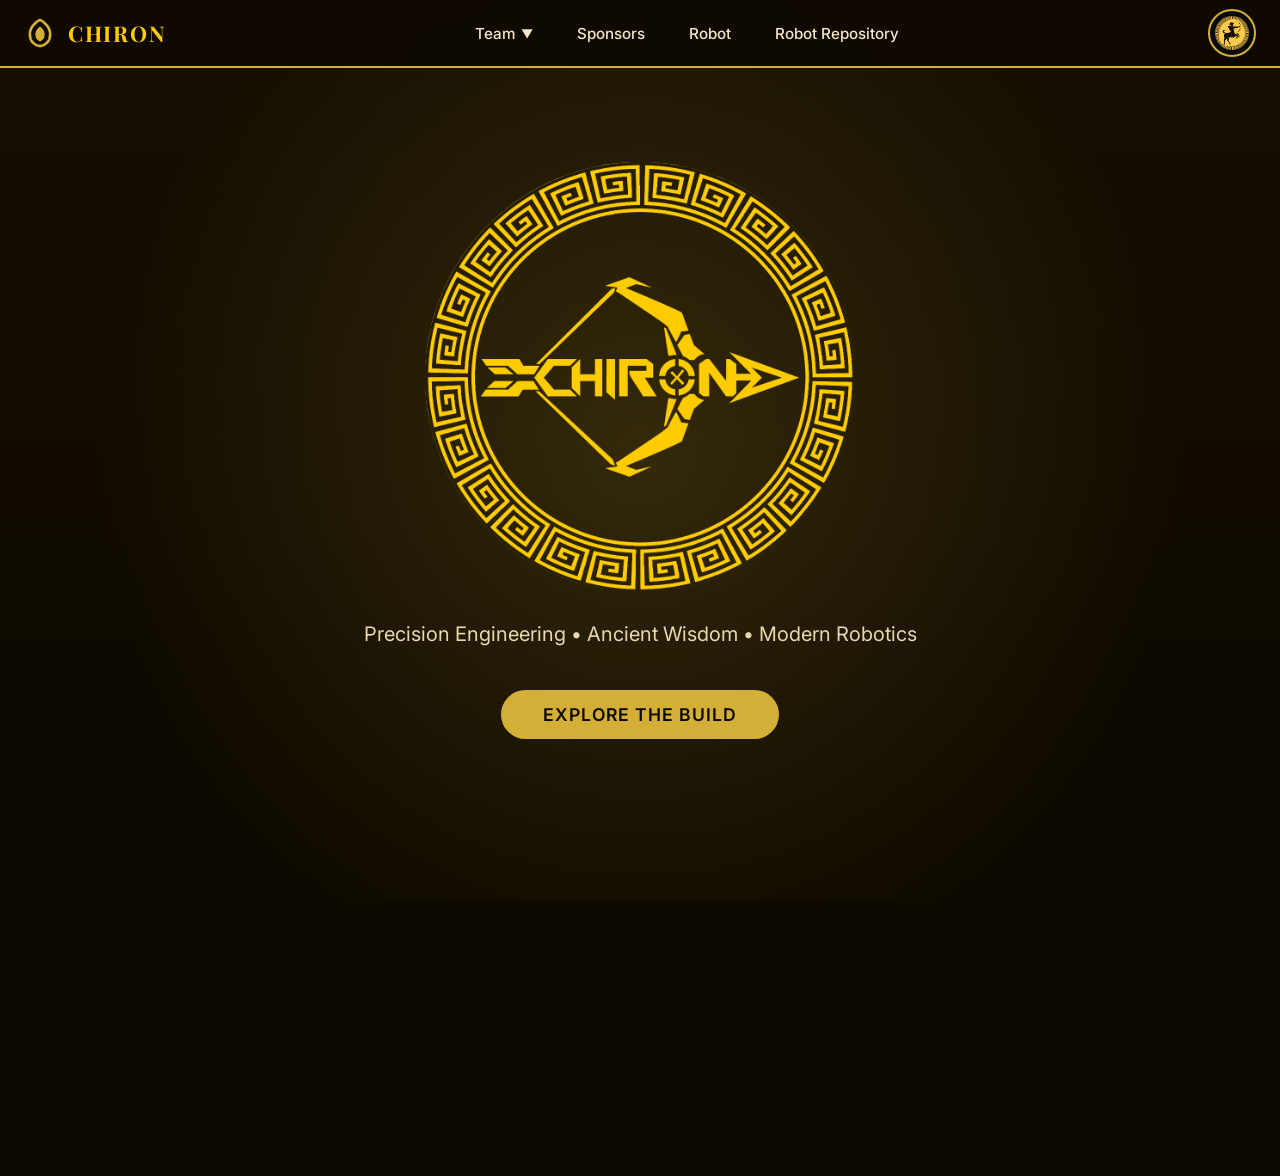
<file: index.html>
﻿<!DOCTYPE html>
<html lang="en">

<head>
  <meta charset="UTF-8" />
  <meta name="viewport" content="width=device-width, initial-scale=1.0" />
  <title>CHIRON Robotics</title>
  <link rel="preconnect" href="https://fonts.googleapis.com">
  <link
    href="https://fonts.googleapis.com/css2?family=Inter:wght@300;400;500;600&family=Playfair+Display:wght@700&display=swap"
    rel="stylesheet">
  <style>
    *,
    *::before,
    *::after {
      margin: 0;
      padding: 0;
      box-sizing: border-box;
    }

    html,
    body {
      height: 100%;
      background: #0f0a00;
      color: #f5e8c7;
      font-family: 'Inter', sans-serif;
      overflow-x: hidden;
    }

    /* ─── NAVBAR ─────────────────────────────── */
    nav {
      position: fixed;
      top: 0;
      left: 0;
      right: 0;
      height: 68px;
      background: rgba(15, 10, 0, 0.95);
      backdrop-filter: blur(12px);
      display: flex;
      align-items: center;
      justify-content: space-between;
      padding: 0 24px;
      z-index: 100;
      border-bottom: 2px solid #d4af37;
    }

    .nav-logo {
      display: flex;
      align-items: center;
      gap: 12px;
      text-decoration: none;
      flex-shrink: 0;
    }

    .logo-icon svg {
      width: 32px;
      height: 32px;
      display: block;
    }

    .logo-text {
      font-family: 'Playfair Display', serif;
      font-size: 1.35rem;
      font-weight: 700;
      letter-spacing: 0.08em;
      color: #ffcc00;
      text-transform: uppercase;
    }

    /* Desktop Navigation */
    .nav-center {
      display: flex;
      align-items: center;
      gap: 8px;
    }

    .nav-center a,
    .dropbtn {
      font-size: 0.95rem;
      font-weight: 500;
      color: #f5e8c7;
      text-decoration: none;
      padding: 8px 18px;
      transition: all 0.2s;
      white-space: nowrap;
    }

    .nav-center a:hover,
    .dropbtn:hover {
      color: #ffcc00;
      text-shadow: 0 0 8px rgba(212, 175, 55, 0.5);
    }

    .nav-center a:focus-visible,
    .dropbtn:focus-visible,
    .hamburger:focus-visible,
    .boink-btn:focus-visible,
    .cta-button:focus-visible {
      outline: 2px solid #ffcc00;
      outline-offset: 4px;
    }

    /* Dropdown */
    .dropdown {
      position: relative;
      display: inline-block;
    }

    .dropbtn {
      background: none;
      border: none;
      cursor: pointer;
      display: flex;
      align-items: center;
      gap: 6px;
    }

    .dropbtn::after {
      content: "▼";
      font-size: 0.75rem;
      transition: transform 0.3s ease;
    }

    .dropdown:hover .dropbtn::after {
      transform: rotate(180deg);
    }

    .dropdown-content {
      display: none;
      position: absolute;
      top: 100%;
      left: 50%;
      transform: translateX(-50%);
      background: #1c1405;
      min-width: 180px;
      border: 2px solid #d4af37;
      border-radius: 8px;
      z-index: 101;
      padding: 8px 0;
      margin-top: 8px;
      box-shadow: 0 10px 30px rgba(0, 0, 0, 0.6);
    }

    .dropdown:hover .dropdown-content {
      display: block;
    }

    .dropdown-content a,
    .dropdown-content span {
      color: #f5e8c7;
      padding: 12px 24px;
      display: block;
      transition: all 0.2s;
    }

    .dropdown-content a:hover {
      background: #d4af37;
      color: #0f0a00;
      padding-left: 32px;
    }

    .dropdown-content span {
      color: rgba(245, 232, 199, 0.42);
      cursor: default;
    }

    /* Right Side Buttons */
    .nav-right {
      display: flex;
      align-items: center;
      gap: 12px;
      flex-shrink: 0;
    }

    /* Boink Button */
    .boink-btn {
      background: #08090d;
      border: 2px solid #d4af37;
      border-radius: 50%;
      width: 48px;
      height: 48px;
      display: flex;
      align-items: center;
      justify-content: center;
      font-size: 1.55rem;
      cursor: pointer;
      transition: all 0.25s;
      flex-shrink: 0;
      overflow: hidden;
      padding: 5px;
    }

    .boink-btn img {
      width: 100%;
      height: 100%;
      object-fit: cover;
      border-radius: 50%;
      display: block;
    }

    .boink-btn:hover {
      background: #d4af37;
      color: #0f0a00;
      transform: scale(1.1);
    }

    .boink-btn.boinking {
      animation: boink-pop 0.45s cubic-bezier(0.36, 0.07, 0.19, 0.97);
    }

    @keyframes boink-pop {
      0% {
        transform: scale(1) rotate(0deg);
      }

      30% {
        transform: scale(1.65) rotate(-12deg);
      }

      55% {
        transform: scale(0.82) rotate(9deg);
      }

      80% {
        transform: scale(1.2) rotate(-5deg);
      }

      100% {
        transform: scale(1) rotate(0deg);
      }
    }

    /* Hamburger */
    .hamburger {
      display: none;
      flex-direction: column;
      gap: 6px;
      cursor: pointer;
      background: none;
      border: none;
      padding: 8px;
    }

    .hamburger span {
      display: block;
      width: 26px;
      height: 3px;
      background: #d4af37;
    }

    /* Mobile Menu */
    .mobile-menu {
      display: none;
      position: fixed;
      top: 68px;
      left: 0;
      right: 0;
      background: #1c1405;
      border-bottom: 3px solid #d4af37;
      flex-direction: column;
      z-index: 99;
    }

    .mobile-menu.open {
      display: flex;
    }

    .mobile-menu .team-header,
    .mobile-menu a,
    .mobile-menu span {
      font-size: 1.05rem;
      color: #f5e8c7;
      padding: 18px 28px;
      border-bottom: 1px solid #3a2a00;
      cursor: pointer;
      display: flex;
      align-items: center;
      justify-content: space-between;
    }

    .mobile-menu span {
      color: rgba(245, 232, 199, 0.42);
      cursor: default;
    }

    .mobile-submenu {
      display: none;
      flex-direction: column;
      background: #2a2008;
    }

    .mobile-submenu.open {
      display: flex;
    }

    .mobile-submenu a,
    .mobile-submenu span {
      padding-left: 60px;
      font-size: 1rem;
    }

    /* Hero Section */
    .hero {
      height: 100vh;
      display: flex;
      align-items: center;
      justify-content: center;
      position: relative;
      background:
        radial-gradient(circle at center, rgba(212, 175, 55, 0.18) 0%, transparent 34rem),
        linear-gradient(180deg, #160f02 0%, #0f0a00 72%);
      overflow: hidden;
    }

    .hero::before {
      content: '';
      position: absolute;
      inset: 0;
      background: center/cover no-repeat;
      opacity: 0.85;
      z-index: 1;
    }

    .hero-content {
      position: relative;
      z-index: 2;
      text-align: center;
      padding: 0 20px;
    }

    .main-logo {
      width: 430px;
      max-width: 85vw;
      background: transparent;
      border: 0;
      border-radius: 50%;
      padding: 0;
      margin-bottom: 22px;
    }

    .hero h1 {
      font-family: 'Playfair Display', serif;
      font-size: 3.8rem;
      color: #ffcc00;
      margin-bottom: 16px;
      text-shadow: 0 4px 20px rgba(0, 0, 0, 0.8);
    }

    .hero p {
      font-size: 1.25rem;
      max-width: 620px;
      margin: 0 auto 40px;
      color: #e8d9b0;
      line-height: 1.6;
    }

    .cta-button {
      background: #d4af37;
      color: #0f0a00;
      padding: 14px 42px;
      font-size: 1.1rem;
      font-weight: 600;
      border: none;
      border-radius: 50px;
      cursor: pointer;
      transition: all 0.3s;
      text-transform: uppercase;
      letter-spacing: 1px;
      text-decoration: none;
      display: inline-flex;
      align-items: center;
      justify-content: center;
      box-shadow: 0 0 0 0 rgba(212, 175, 55, 0);
    }

    .cta-button:hover,
    .cta-button:focus-visible {
      transform: scale(1.08);
      background: #ffcc00;
      box-shadow: 0 0 0 4px rgba(212, 175, 55, 0.22), 0 0 30px rgba(212, 175, 55, 0.7);
    }

    /* Footer */
    .site-footer {
      border-top: 2px solid #d4af37;
      padding: 54px 20px 60px;
      background: #3b3a37;
      color: #fff;
      text-align: center;
    }

    .footer-title {
      font-size: clamp(1.1rem, 2.4vw, 1.65rem);
      font-weight: 500;
      letter-spacing: 0.28em;
      text-transform: uppercase;
      margin-bottom: 18px;
    }

    .footer-social {
      display: flex;
      align-items: center;
      justify-content: center;
      gap: 12px;
      margin-bottom: 30px;
    }

    .footer-icon {
      width: 34px;
      height: 34px;
      border: 0;
      border-radius: 50%;
      display: inline-flex;
      align-items: center;
      justify-content: center;
      background: #fff;
      color: #3b3a37;
      cursor: pointer;
      font: inherit;
      text-decoration: none;
      transition: transform 0.16s ease, background 0.16s ease, box-shadow 0.16s ease;
    }

    .footer-icon svg {
      width: 20px;
      height: 20px;
      display: block;
    }

    .footer-icon:hover,
    .footer-icon:focus-visible,
    .footer-icon.copied {
      transform: translateY(-2px);
      background: #ffcc00;
      box-shadow: 0 0 0 3px rgba(255, 204, 0, 0.2);
      outline: none;
    }

    .footer-meta {
      display: flex;
      justify-content: center;
      flex-wrap: wrap;
      gap: 10px;
      color: #fff;
      font-size: 0.86rem;
      font-weight: 700;
      line-height: 1.6;
    }

    .footer-meta a {
      color: #fff;
      text-underline-offset: 3px;
    }

    .footer-copy {
      margin-top: 8px;
      font-size: 0.82rem;
      color: rgba(255, 255, 255, 0.88);
    }

    /* Responsive */
    @media (max-width: 768px) {
      .nav-center {
        display: none;
      }

      .hamburger {
        display: flex;
      }

      .nav-right {
        gap: 10px;
      }

      .hero h1 {
        font-size: 2.8rem;
      }

      .main-logo {
        width: 300px;
        padding: 0;
      }

      .footer-title {
        letter-spacing: 0.16em;
      }
    }

    @media (min-width: 769px) {
      .hamburger {
        display: none;
      }

      .mobile-menu {
        display: none !important;
      }
    }
  </style>
</head>

<body>

  <nav>
    <a href="./index.html" class="nav-logo">
      <div class="logo-icon">
        <svg viewBox="0 0 22 22" fill="none" xmlns="http://www.w3.org/2000/svg">
          <path d="M11 2C11 2 4 5.2 4 11.8C4 16.8 7.2 19.6 11 20C14.8 19.6 18 16.8 18 11.8C18 5.2 11 2 11 2Z"
            stroke="#d4af37" stroke-width="1.8" fill="none" />
          <path
            d="M11 6.5C11 6.5 7.8 8.5 7.8 12C7.8 14.6 9.2 16.2 11 16.8C12.8 16.2 14.2 14.6 14.2 12C14.2 8.5 11 6.5 11 6.5Z"
            fill="#d4af37" />
        </svg>
      </div>
      <span class="logo-text">CHIRON</span>
    </a>

    <div class="nav-center">
      <div class="dropdown">
        <a class="dropbtn" href="./Team/Chad.html">Team</a>
        <div class="dropdown-content">
          <a href="./Team/Chad.html#chad">Chad</a>
          <a href="./Team/Chad.html#andre">Andre</a>
          <a href="./Team/Chad.html#dominick">Dominick</a>
          <a href="./Team/Chad.html#alexa">Alexa</a>
          <a href="./Team/Chad.html#zahid">Zahid</a>
          <a href="./Team/Chad.html#matthew">Matthew</a>
        </div>
      </div>
      <a href="./Sponsors/Sponsors.html">Sponsors</a>
      <a href="./Robot/Robot.html">Robot</a>
      <a href="./Repository/Repository.html">Robot Repository</a>
    </div>

    <div class="nav-right">
      <button class="hamburger" id="hamburger" aria-label="Open menu">
        <span></span><span></span><span></span>
      </button>
      <button class="boink-btn" id="boinkBtn" aria-label="Sound button">
        <img src="./Website_Resources/Centauroid_Logo.png" alt="">
      </button>
    </div>
  </nav>

  <!-- HERO SECTION -->
  <section class="hero">
    <div class="hero-content">
      <img src="./Website_Resources/chiron-hero-composite.png" alt="Chiron Robotics bow wrapped in Greek ring" class="main-logo" id="chironLogo">
      <p>Precision Engineering • Ancient Wisdom • Modern Robotics</p>
      <a class="cta-button" href="./Robot/Robot.html">Explore the Build</a>
    </div>
  </section>

  <div class="mobile-menu" id="mobileMenu">
    <div class="team-header" id="teamHeader">
      Team <span id="teamArrow">▼</span>
    </div>
    <div class="mobile-submenu" id="mobileSubmenu">
      <a href="./Team/Chad.html#chad">Chad</a>
      <a href="./Team/Chad.html#andre">Andre</a>
      <a href="./Team/Chad.html#dominick">Dominick</a>
      <a href="./Team/Chad.html#alexa">Alexa</a>
      <a href="./Team/Chad.html#zahid">Zahid</a>
      <a href="./Team/Chad.html#matthew">Matthew</a>
    </div>
    <a href="./Sponsors/Sponsors.html">Sponsors</a>
    <a href="./Robot/Robot.html">Robot</a>
    <a href="./Repository/Repository.html">Robot Repository</a>
  </div>

  <footer class="site-footer">
    <div class="footer-title">CHIRON ROBOTICS</div>
    <div class="footer-social" aria-label="Social links">
      <button class="footer-icon footer-share" type="button" aria-label="Share CHIRON Robotics">
        <svg viewBox="0 0 24 24" aria-hidden="true">
          <path fill="currentColor"
            d="M18 16.1c-.76 0-1.44.3-1.96.77L8.91 12.7c.05-.23.09-.46.09-.7s-.04-.47-.09-.7l7.05-4.11A2.98 2.98 0 0 0 18 7.9a3 3 0 1 0-3-3c0 .24.04.47.09.7L8.04 9.71A3 3 0 1 0 8.04 14.3l7.12 4.18c-.05.21-.08.43-.08.65a2.93 2.93 0 1 0 2.92-3.03Z" />
        </svg>
      </button>
      <a class="footer-icon" href="https://www.instagram.com/chiron_sdcentauroid/" target="_blank" rel="noreferrer"
        aria-label="CHIRON Robotics Instagram">
        <svg viewBox="0 0 24 24" aria-hidden="true">
          <path fill="currentColor"
            d="M7 2h10a5 5 0 0 1 5 5v10a5 5 0 0 1-5 5H7a5 5 0 0 1-5-5V7a5 5 0 0 1 5-5Zm10 2H7a3 3 0 0 0-3 3v10a3 3 0 0 0 3 3h10a3 3 0 0 0 3-3V7a3 3 0 0 0-3-3Zm-5 3.5A4.5 4.5 0 1 1 7.5 12 4.5 4.5 0 0 1 12 7.5Zm0 2A2.5 2.5 0 1 0 14.5 12 2.5 2.5 0 0 0 12 9.5Zm5.25-2.75a1 1 0 1 1-1 1 1 1 0 0 1 1-1Z" />
        </svg>
      </a>
    </div>
    <div class="footer-meta">
      <a href="mailto:project.chiron.centauroid@gmail.com">project.chiron.centauroid@gmail.com</a>
    </div>
    <div class="footer-copy">&copy; CHIRON Robotics</div>
  </footer>

  <script>
    // Boink Sound + Animation
    const boinkBtn = document.getElementById('boinkBtn');

    const soundCycle = [
      { type: 'sine', notes: [392, 523.25, 659.25], duration: 0.24, volume: 0.1 },
      { type: 'triangle', notes: [440, 554.37, 739.99], duration: 0.22, volume: 0.085 },
      { type: 'sine', notes: [523.25, 659.25, 783.99], duration: 0.26, volume: 0.085 },
      { type: 'triangle', notes: [329.63, 392, 493.88], duration: 0.25, volume: 0.08 }
    ];
    let soundIndex = 0;

    function playBoink() {
      const ctx = new (window.AudioContext || window.webkitAudioContext)();
      const now = ctx.currentTime;
      const preset = soundCycle[soundIndex % soundCycle.length];
      soundIndex += 1;
      const step = preset.duration / preset.notes.length;

      const osc = ctx.createOscillator();
      const gain = ctx.createGain();
      osc.connect(gain); gain.connect(ctx.destination);
      osc.type = preset.type;
      preset.notes.forEach((note, index) => {
        const at = now + index * step;
        if (index === 0) {
          osc.frequency.setValueAtTime(note, at);
        } else {
          osc.frequency.exponentialRampToValueAtTime(note, at);
        }
      });
      gain.gain.setValueAtTime(0.001, now);
      gain.gain.exponentialRampToValueAtTime(preset.volume, now + 0.018);
      gain.gain.exponentialRampToValueAtTime(0.001, now + preset.duration);
      osc.start(now);
      osc.stop(now + preset.duration + 0.03);
    }

    boinkBtn.addEventListener('click', () => {
      playBoink();
      boinkBtn.classList.remove('boinking');
      void boinkBtn.offsetWidth;
      boinkBtn.classList.add('boinking');
      boinkBtn.addEventListener('animationend', () => boinkBtn.classList.remove('boinking'), { once: true });
    });

    // Mobile Menu
    const hamburger = document.getElementById('hamburger');
    const mobileMenu = document.getElementById('mobileMenu');
    const teamHeader = document.getElementById('teamHeader');
    const mobileSubmenu = document.getElementById('mobileSubmenu');
    const teamArrow = document.getElementById('teamArrow');

    hamburger.addEventListener('click', () => mobileMenu.classList.toggle('open'));

    teamHeader.addEventListener('click', (e) => {
      e.stopPropagation();
      const isOpen = mobileSubmenu.classList.toggle('open');
      teamArrow.style.transform = isOpen ? 'rotate(180deg)' : '';
    });

    mobileMenu.querySelectorAll('a').forEach(link => {
      link.addEventListener('click', () => mobileMenu.classList.remove('open'));
    });

    async function copyShareUrl(button, url) {
      if (navigator.clipboard && window.isSecureContext) {
        await navigator.clipboard.writeText(url);
      } else {
        const field = document.createElement('textarea');
        field.value = url;
        field.setAttribute('readonly', '');
        field.style.position = 'fixed';
        field.style.opacity = '0';
        document.body.appendChild(field);
        field.select();
        document.execCommand('copy');
        document.body.removeChild(field);
      }

      const originalLabel = button.getAttribute('aria-label') || 'Share CHIRON Robotics';
      button.classList.add('copied');
      button.setAttribute('aria-label', 'Link copied');
      window.setTimeout(() => {
        button.classList.remove('copied');
        button.setAttribute('aria-label', originalLabel);
      }, 1000);
    }

    document.querySelectorAll('.footer-share').forEach((button) => {
      button.addEventListener('click', async () => {
        const shareData = {
          title: 'CHIRON Robotics',
          text: 'CHIRON Robotics at the University of Central Florida',
          url: window.location.href,
        };

        try {
          if (navigator.share && window.location.protocol !== 'file:') {
            await navigator.share(shareData);
          } else {
            await copyShareUrl(button, shareData.url);
          }
        } catch (error) {
          if (error.name !== 'AbortError') {
            await copyShareUrl(button, shareData.url);
            console.warn('Share failed', error);
          }
        }
      });
    });
  </script>
</body>

</html>
</file>
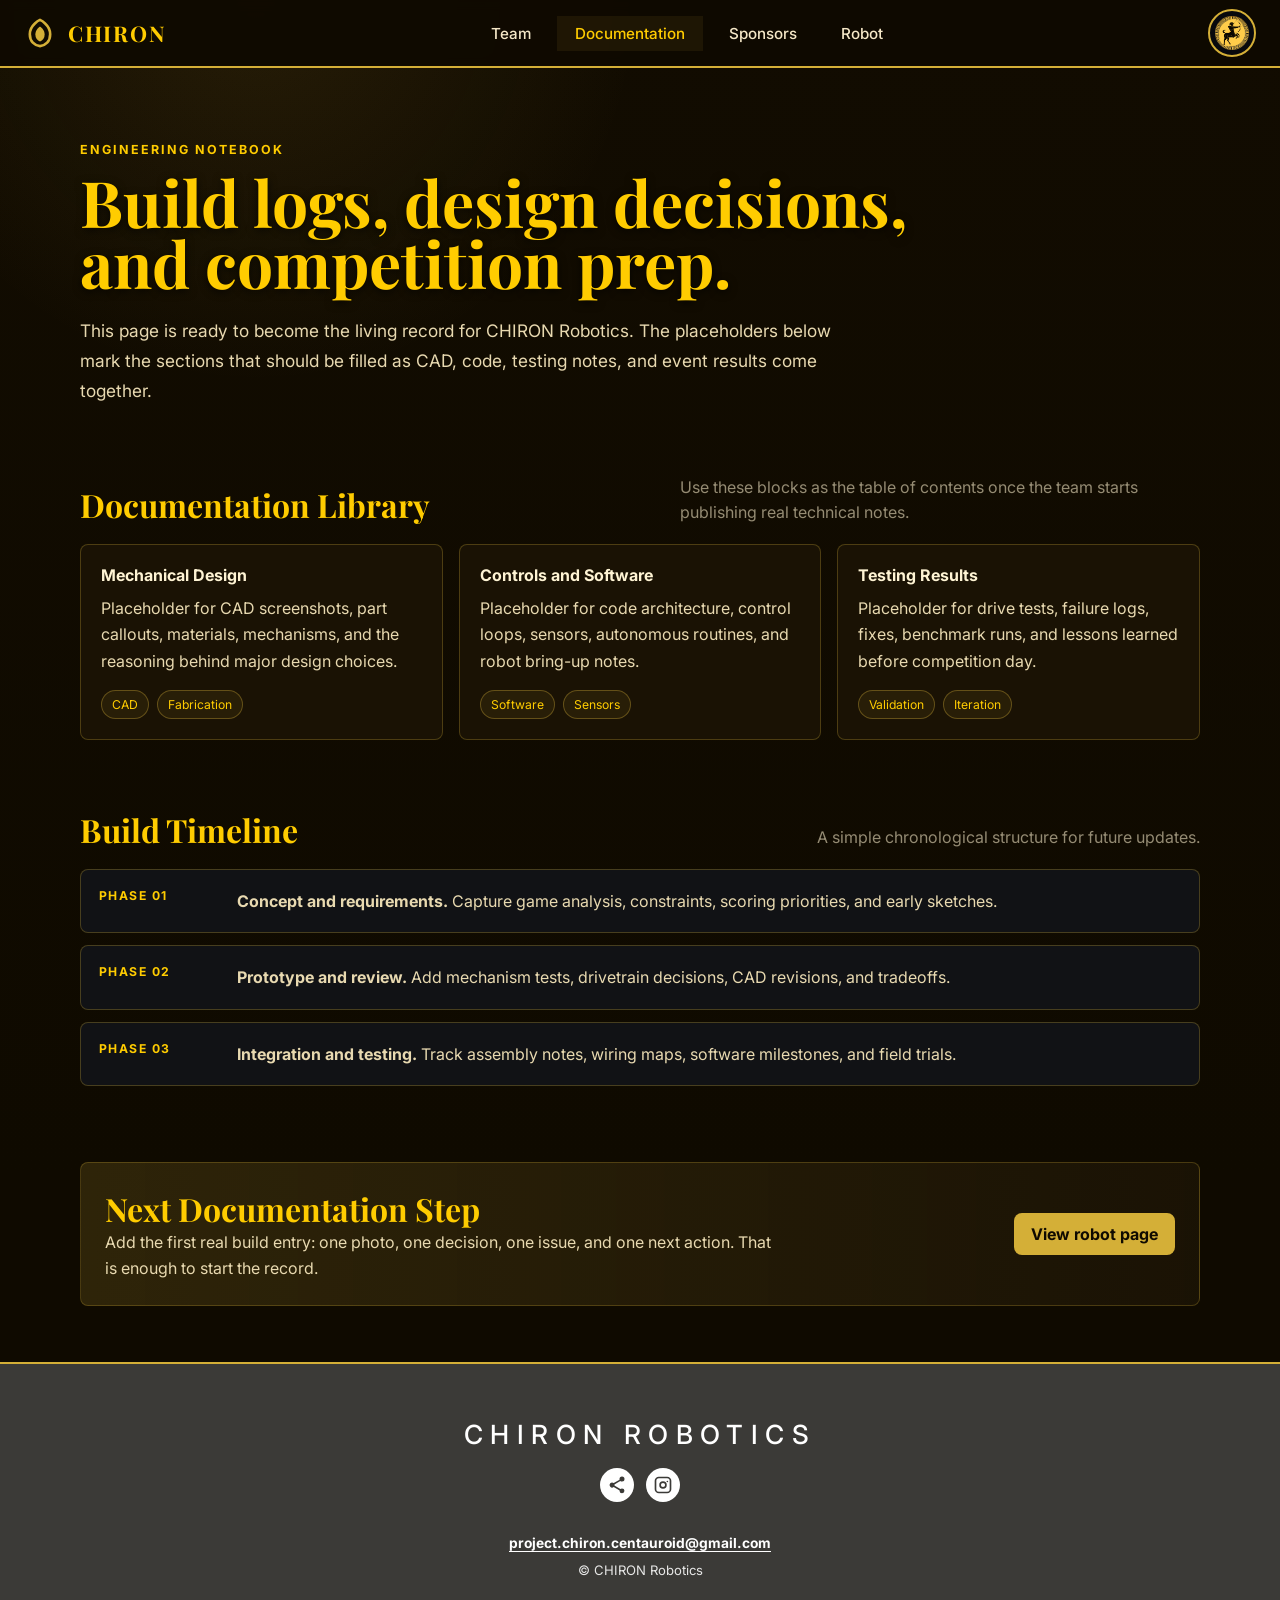
<file: Documentation/documentation.html>
﻿<!DOCTYPE html>
<html lang="en">
<head>
  <meta charset="UTF-8" />
  <meta name="viewport" content="width=device-width, initial-scale=1.0" />
  <title>Documentation | CHIRON Robotics</title>
  <link rel="preconnect" href="https://fonts.googleapis.com">
  <link href="https://fonts.googleapis.com/css2?family=Inter:wght@300;400;500;600;700&family=Playfair+Display:wght@700&display=swap" rel="stylesheet">
  <link rel="stylesheet" href="../Website_Resources/site.css">
</head>
<body>
  <nav>
    <a href="../index.html" class="nav-logo">
      <div class="logo-icon">
        <svg viewBox="0 0 22 22" fill="none" xmlns="http://www.w3.org/2000/svg">
          <path d="M11 2C11 2 4 5.2 4 11.8C4 16.8 7.2 19.6 11 20C14.8 19.6 18 16.8 18 11.8C18 5.2 11 2 11 2Z" stroke="#d4af37" stroke-width="1.8" fill="none"/>
          <path d="M11 6.5C11 6.5 7.8 8.5 7.8 12C7.8 14.6 9.2 16.2 11 16.8C12.8 16.2 14.2 14.6 14.2 12C14.2 8.5 11 6.5 11 6.5Z" fill="#d4af37"/>
        </svg>
      </div>
      <span class="logo-text">CHIRON</span>
    </a>

    <div class="nav-center">
      <a href="../Team/Chad.html">Team</a>
      <a class="active" href="../Documentation/documentation.html">Documentation</a>
      <a href="../Sponsors/Sponsors.html">Sponsors</a>
      <a href="../Robot/Robot.html">Robot</a>
    </div>

    <div class="nav-right">
      <button class="hamburger" id="hamburger" aria-label="Open menu" aria-expanded="false">
        <span></span><span></span><span></span>
      </button>
      <button class="boink-btn" id="boinkBtn" aria-label="Sound button">
        <img src="../Website_Resources/Centauroid_Logo.png" alt="">
      </button>
    </div>
  </nav>

  <div class="mobile-menu" id="mobileMenu">
    <a href="../Team/Chad.html">Team</a>
    <a class="active" href="../Documentation/documentation.html">Documentation</a>
    <a href="../Sponsors/Sponsors.html">Sponsors</a>
    <a href="../Robot/Robot.html">Robot</a>
  </div>

  <main>
    <section class="page-hero">
      <div>
        <div class="eyebrow">Engineering notebook</div>
        <h1>Build logs, design decisions, and competition prep.</h1>
        <p class="lead">This page is ready to become the living record for CHIRON Robotics. The placeholders below mark the sections that should be filled as CAD, code, testing notes, and event results come together.</p>
      </div>
    </section>

    <section class="section">
      <div class="section-header">
        <h2>Documentation Library</h2>
        <p class="section-note">Use these blocks as the table of contents once the team starts publishing real technical notes.</p>
      </div>
      <div class="grid">
        <article class="card">
          <h3>Mechanical Design</h3>
          <p>Placeholder for CAD screenshots, part callouts, materials, mechanisms, and the reasoning behind major design choices.</p>
          <div class="tag-row"><span class="tag">CAD</span><span class="tag">Fabrication</span></div>
        </article>
        <article class="card">
          <h3>Controls and Software</h3>
          <p>Placeholder for code architecture, control loops, sensors, autonomous routines, and robot bring-up notes.</p>
          <div class="tag-row"><span class="tag">Software</span><span class="tag">Sensors</span></div>
        </article>
        <article class="card">
          <h3>Testing Results</h3>
          <p>Placeholder for drive tests, failure logs, fixes, benchmark runs, and lessons learned before competition day.</p>
          <div class="tag-row"><span class="tag">Validation</span><span class="tag">Iteration</span></div>
        </article>
      </div>
    </section>

    <section class="section">
      <div class="section-header">
        <h2>Build Timeline</h2>
        <p class="section-note">A simple chronological structure for future updates.</p>
      </div>
      <div class="timeline">
        <article class="timeline-item">
          <time>Phase 01</time>
          <p><strong>Concept and requirements.</strong> Capture game analysis, constraints, scoring priorities, and early sketches.</p>
        </article>
        <article class="timeline-item">
          <time>Phase 02</time>
          <p><strong>Prototype and review.</strong> Add mechanism tests, drivetrain decisions, CAD revisions, and tradeoffs.</p>
        </article>
        <article class="timeline-item">
          <time>Phase 03</time>
          <p><strong>Integration and testing.</strong> Track assembly notes, wiring maps, software milestones, and field trials.</p>
        </article>
      </div>
    </section>

    <section class="cta-band">
      <div>
        <h2>Next Documentation Step</h2>
        <p>Add the first real build entry: one photo, one decision, one issue, and one next action. That is enough to start the record.</p>
      </div>
      <a class="button-link" href="../Robot/Robot.html">View robot page</a>
    </section>
  </main>

  <footer class="site-footer">
    <div class="footer-title">CHIRON ROBOTICS</div>
    <div class="footer-social" aria-label="Social links">
      <button class="footer-icon footer-share" type="button" aria-label="Share CHIRON Robotics">
        <svg viewBox="0 0 24 24" aria-hidden="true">
          <path fill="currentColor"
            d="M18 16.1c-.76 0-1.44.3-1.96.77L8.91 12.7c.05-.23.09-.46.09-.7s-.04-.47-.09-.7l7.05-4.11A2.98 2.98 0 0 0 18 7.9a3 3 0 1 0-3-3c0 .24.04.47.09.7L8.04 9.71A3 3 0 1 0 8.04 14.3l7.12 4.18c-.05.21-.08.43-.08.65a2.93 2.93 0 1 0 2.92-3.03Z" />
        </svg>
      </button>
      <a class="footer-icon" href="https://www.instagram.com/chiron_sdcentauroid/" target="_blank" rel="noreferrer"
        aria-label="CHIRON Robotics Instagram">
        <svg viewBox="0 0 24 24" aria-hidden="true">
          <path fill="currentColor"
            d="M7 2h10a5 5 0 0 1 5 5v10a5 5 0 0 1-5 5H7a5 5 0 0 1-5-5V7a5 5 0 0 1 5-5Zm10 2H7a3 3 0 0 0-3 3v10a3 3 0 0 0 3 3h10a3 3 0 0 0 3-3V7a3 3 0 0 0-3-3Zm-5 3.5A4.5 4.5 0 1 1 7.5 12 4.5 4.5 0 0 1 12 7.5Zm0 2A2.5 2.5 0 1 0 14.5 12 2.5 2.5 0 0 0 12 9.5Zm5.25-2.75a1 1 0 1 1-1 1 1 1 0 0 1 1-1Z" />
        </svg>
      </a>
    </div>
    <div class="footer-meta">
      <a href="mailto:project.chiron.centauroid@gmail.com">project.chiron.centauroid@gmail.com</a>
    </div>
    <div class="footer-copy">&copy; CHIRON Robotics</div>
  </footer>

  <script src="../Website_Resources/site.js"></script>
</body>
</html>
</file>
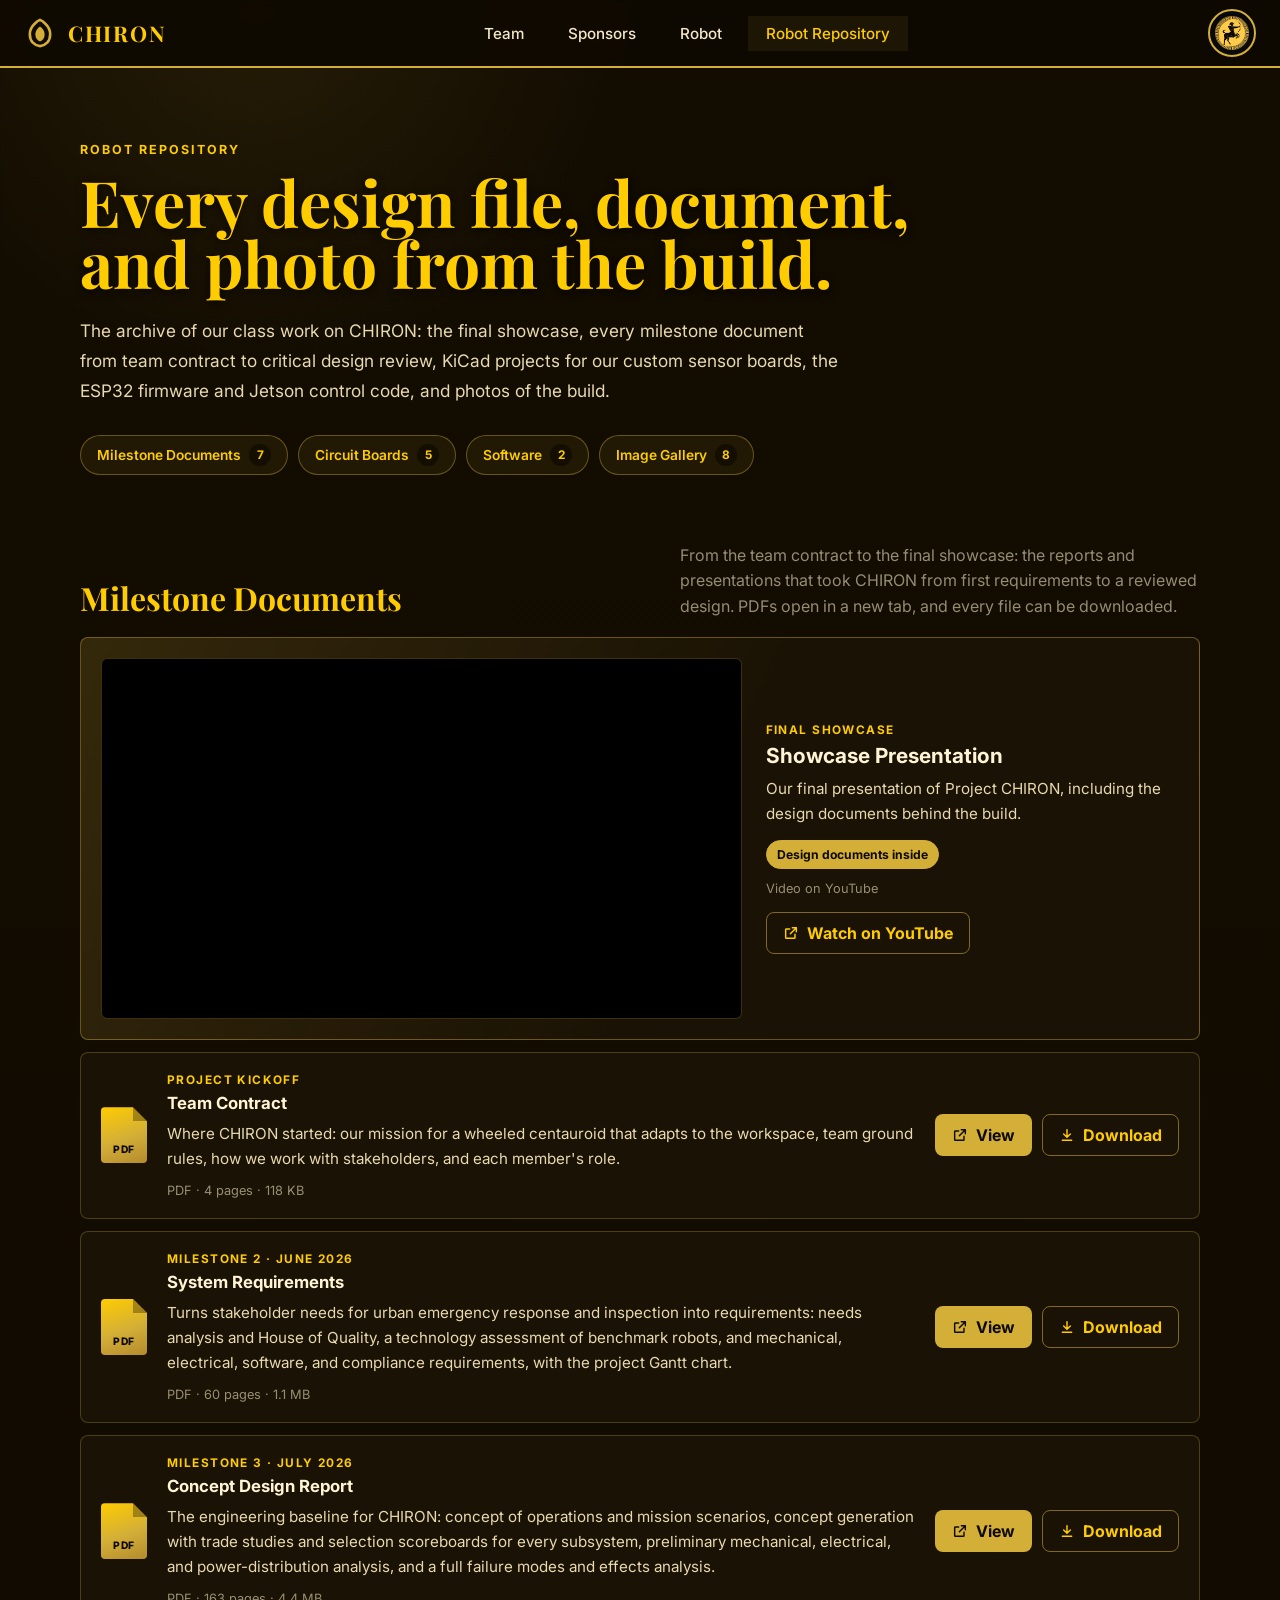
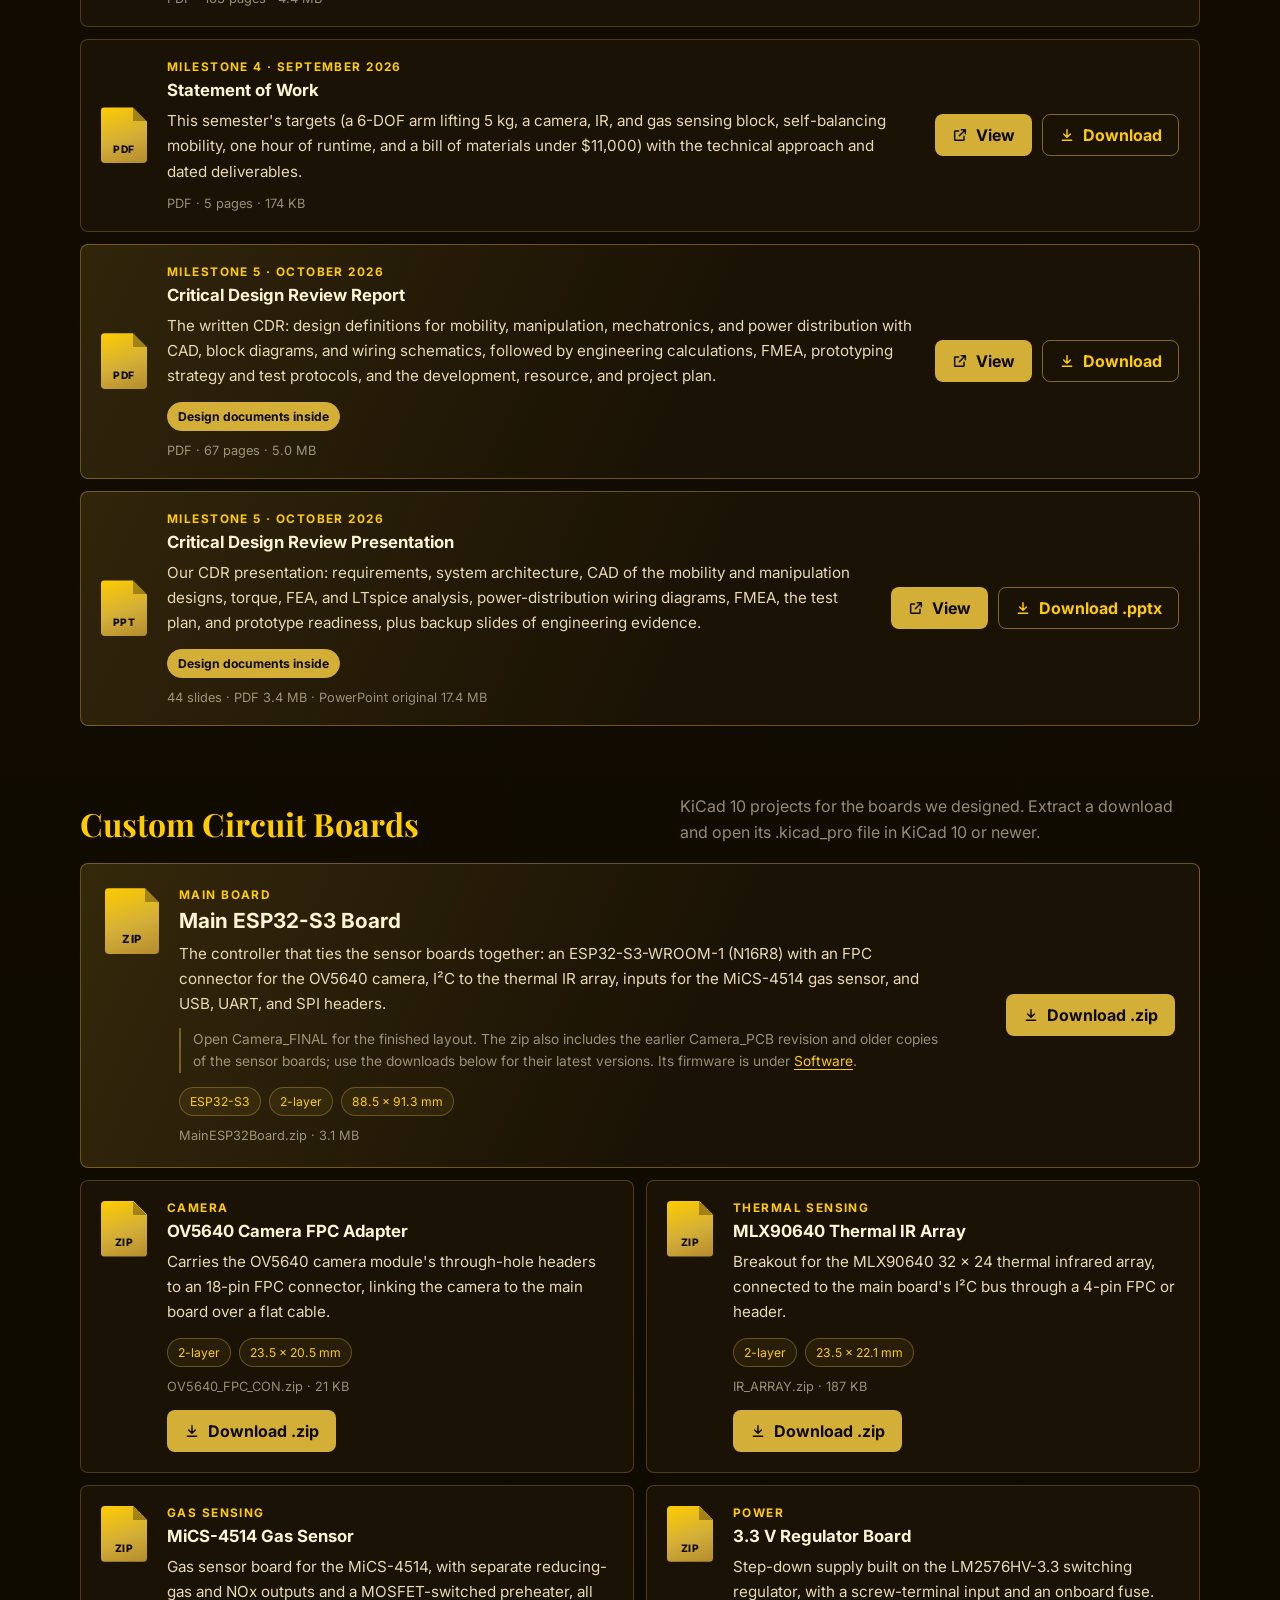
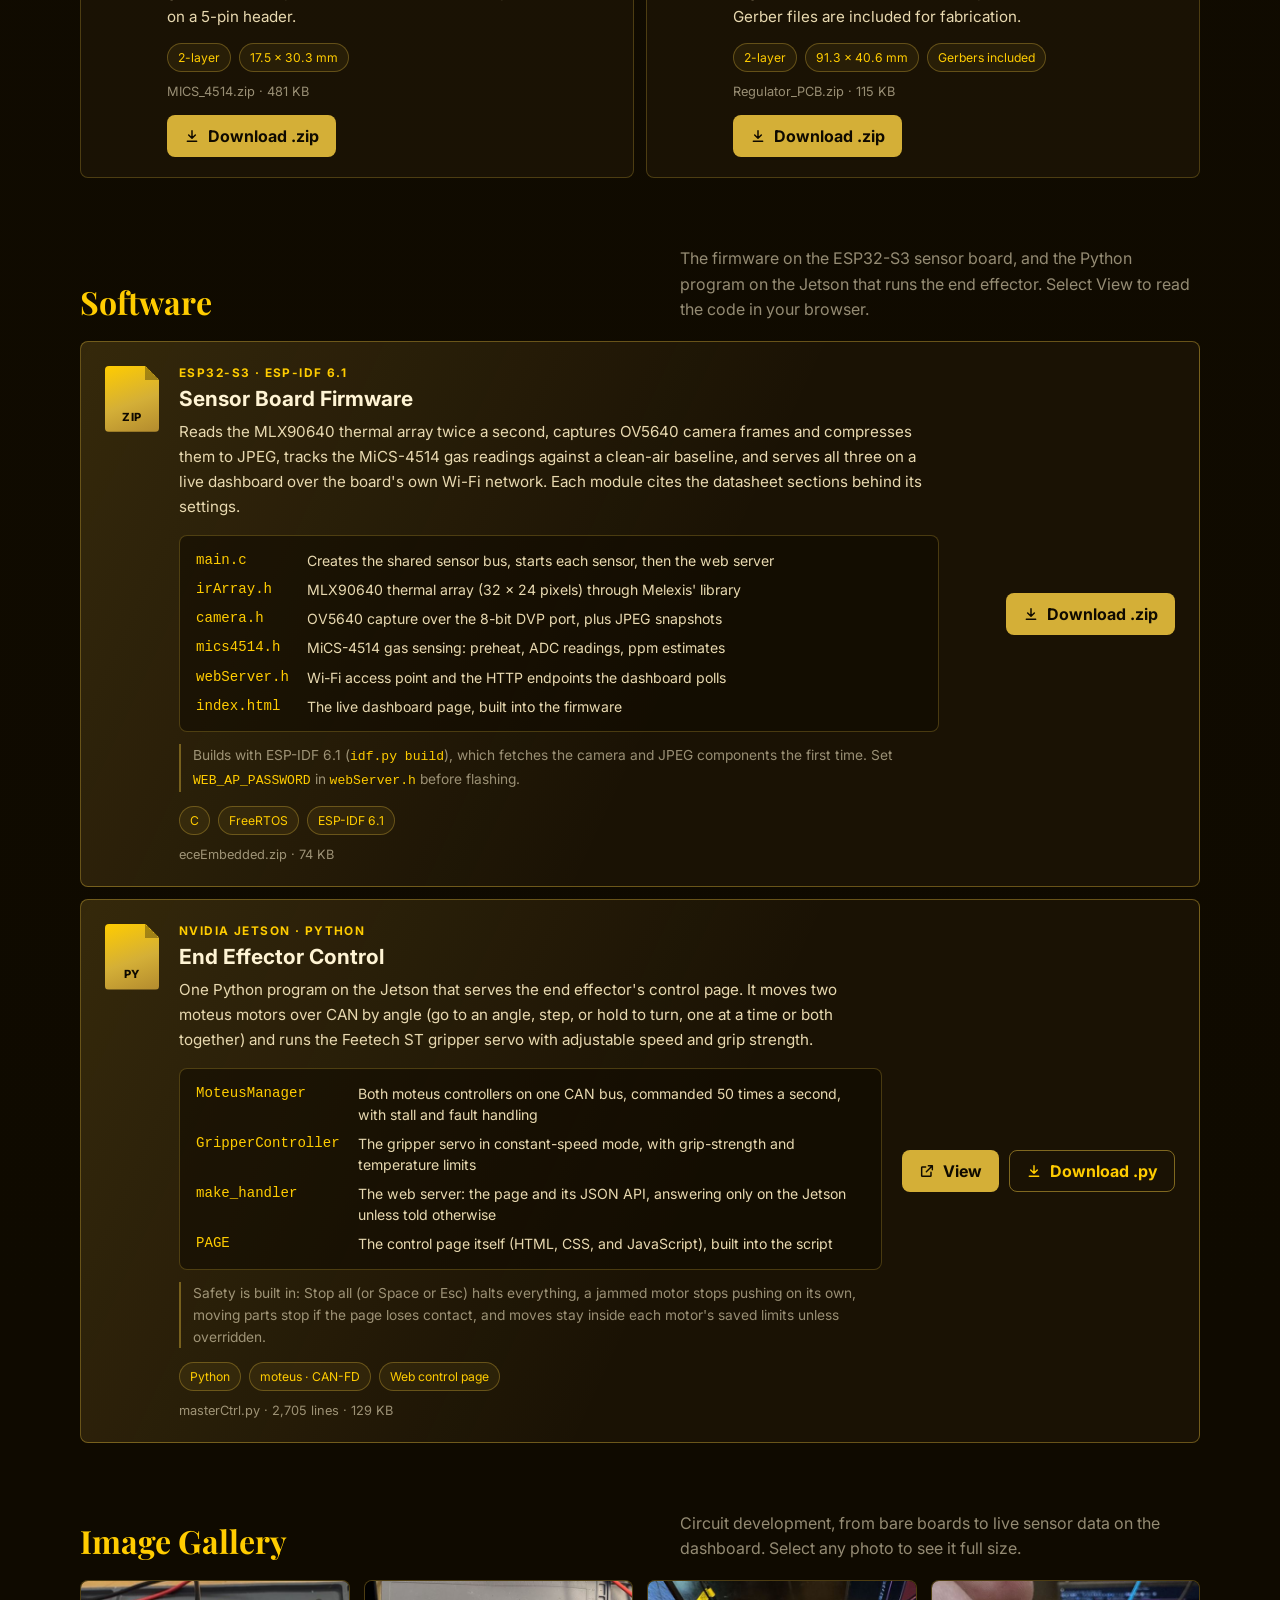
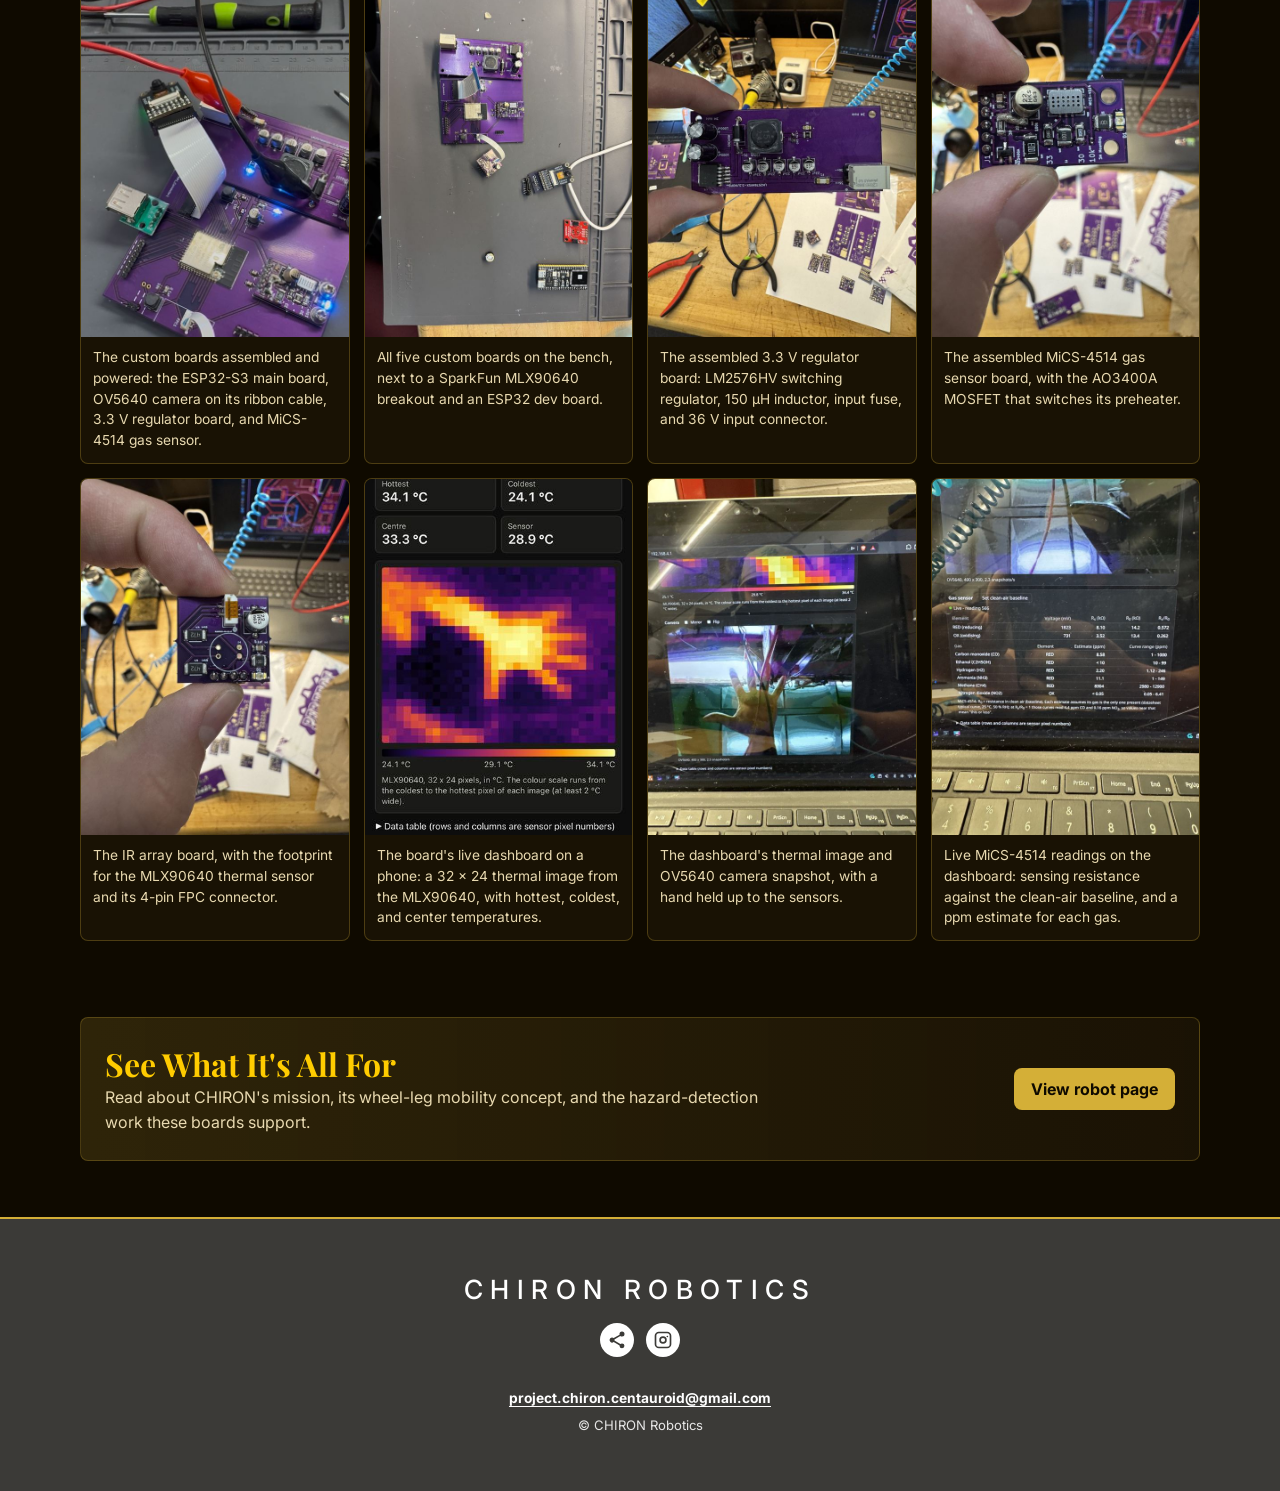
<file: Repository/Repository.html>
<!DOCTYPE html>
<html lang="en">
<head>
  <meta charset="UTF-8" />
  <meta name="viewport" content="width=device-width, initial-scale=1.0" />
  <title>Robot Repository | CHIRON Robotics</title>
  <link rel="preconnect" href="https://fonts.googleapis.com">
  <link href="https://fonts.googleapis.com/css2?family=Inter:wght@300;400;500;600;700&family=Playfair+Display:wght@700&display=swap" rel="stylesheet">
  <link rel="stylesheet" href="../Website_Resources/site.css">
</head>
<body>
  <nav>
    <a href="../index.html" class="nav-logo">
      <div class="logo-icon">
        <svg viewBox="0 0 22 22" fill="none" xmlns="http://www.w3.org/2000/svg">
          <path d="M11 2C11 2 4 5.2 4 11.8C4 16.8 7.2 19.6 11 20C14.8 19.6 18 16.8 18 11.8C18 5.2 11 2 11 2Z" stroke="#d4af37" stroke-width="1.8" fill="none"/>
          <path d="M11 6.5C11 6.5 7.8 8.5 7.8 12C7.8 14.6 9.2 16.2 11 16.8C12.8 16.2 14.2 14.6 14.2 12C14.2 8.5 11 6.5 11 6.5Z" fill="#d4af37"/>
        </svg>
      </div>
      <span class="logo-text">CHIRON</span>
    </a>

    <div class="nav-center">
      <a href="../Team/Chad.html">Team</a>
      <a href="../Sponsors/Sponsors.html">Sponsors</a>
      <a href="../Robot/Robot.html">Robot</a>
      <a class="active" href="../Repository/Repository.html" aria-current="page">Robot Repository</a>
    </div>

    <div class="nav-right">
      <button class="hamburger" id="hamburger" aria-label="Open menu" aria-expanded="false">
        <span></span><span></span><span></span>
      </button>
      <button class="boink-btn" id="boinkBtn" aria-label="Sound button">
        <img src="../Website_Resources/Centauroid_Logo.png" alt="">
      </button>
    </div>
  </nav>

  <div class="mobile-menu" id="mobileMenu">
    <a href="../Team/Chad.html">Team</a>
    <a href="../Sponsors/Sponsors.html">Sponsors</a>
    <a href="../Robot/Robot.html">Robot</a>
    <a class="active" href="../Repository/Repository.html" aria-current="page">Robot Repository</a>
  </div>

  <main>
    <section class="page-hero">
      <div>
        <div class="eyebrow">Robot Repository</div>
        <h1>Every design file, document, and photo from the build.</h1>
        <p class="lead">The archive of our class work on CHIRON: the final showcase, every milestone document from team contract to critical design review, KiCad projects for our custom sensor boards, the ESP32 firmware and Jetson control code, and photos of the build.</p>
        <div class="repo-jump" role="navigation" aria-label="Repository sections">
          <a href="#milestones">Milestone Documents <span class="repo-count" data-count-for="milestones" hidden></span></a>
          <a href="#circuits">Circuit Boards <span class="repo-count" data-count-for="circuits" hidden></span></a>
          <a href="#software">Software <span class="repo-count" data-count-for="software" hidden></span></a>
          <a href="#gallery">Image Gallery <span class="repo-count" data-count-for="gallery" hidden></span></a>
        </div>
      </div>
    </section>

    <!-- ═══════════════ MILESTONE DOCUMENTS ═══════════════ -->
    <section class="section repo-section" id="milestones">
      <div class="section-header">
        <h2>Milestone Documents</h2>
        <p class="section-note">From the team contract to the final showcase: the reports and presentations that took CHIRON from first requirements to a reviewed design. PDFs open in a new tab, and every file can be downloaded.</p>
      </div>

      <!--
        TO ADD A DOCUMENT: put the file in Repository/files/milestones/, then copy this block into the list below.
        Keep the "View" button for PDFs only; browsers download Word and PowerPoint files instead of opening them.

        <article class="repo-row" data-repo-item>
          <span class="repo-file-icon" aria-hidden="true">PDF</span>
          <div class="repo-body">
            <div class="repo-label">Milestone 1 · Month 2026</div>
            <h3>Document title</h3>
            <p>One or two sentences on what the document covers.</p>
            <div class="repo-meta">PDF · 2.4 MB</div>
          </div>
          <div class="repo-actions">
            <a class="button-link repo-view" href="files/milestones/FileName.pdf" target="_blank" rel="noopener">View</a>
            <a class="button-link ghost repo-dl" href="files/milestones/FileName.pdf" download>Download</a>
          </div>
        </article>
      -->

      <div class="repo-list">
        <article class="repo-video" data-repo-item>
          <iframe src="https://www.youtube-nocookie.com/embed/2kpLGBX13T4?rel=0" title="Project CHIRON showcase presentation (YouTube)" loading="lazy" allow="accelerometer; autoplay; clipboard-write; encrypted-media; gyroscope; picture-in-picture; web-share" referrerpolicy="strict-origin-when-cross-origin" allowfullscreen></iframe>
          <div class="repo-video-info">
            <div class="repo-label">Final showcase</div>
            <h3>Showcase Presentation</h3>
            <p>Our final presentation of Project CHIRON, including the design documents behind the build.</p>
            <div class="tag-row"><span class="tag tag-strong">Design documents inside</span></div>
            <div class="repo-meta">Video on YouTube</div>
            <div class="repo-actions">
              <a class="button-link ghost repo-view" href="https://youtu.be/2kpLGBX13T4" target="_blank" rel="noopener">Watch on YouTube</a>
            </div>
          </div>
        </article>

        <article class="repo-row" data-repo-item>
          <span class="repo-file-icon" aria-hidden="true">PDF</span>
          <div class="repo-body">
            <div class="repo-label">Project kickoff</div>
            <h3>Team Contract</h3>
            <p>Where CHIRON started: our mission for a wheeled centauroid that adapts to the workspace, team ground rules, how we work with stakeholders, and each member's role.</p>
            <div class="repo-meta">PDF · 4 pages · 118 KB</div>
          </div>
          <div class="repo-actions">
            <a class="button-link repo-view" href="files/milestones/Team_Contract.pdf" target="_blank" rel="noopener">View</a>
            <a class="button-link ghost repo-dl" href="files/milestones/Team_Contract.pdf" download>Download</a>
          </div>
        </article>

        <article class="repo-row" data-repo-item>
          <span class="repo-file-icon" aria-hidden="true">PDF</span>
          <div class="repo-body">
            <div class="repo-label">Milestone 2 · June 2026</div>
            <h3>System Requirements</h3>
            <p>Turns stakeholder needs for urban emergency response and inspection into requirements: needs analysis and House of Quality, a technology assessment of benchmark robots, and mechanical, electrical, software, and compliance requirements, with the project Gantt chart.</p>
            <div class="repo-meta">PDF · 60 pages · 1.1 MB</div>
          </div>
          <div class="repo-actions">
            <a class="button-link repo-view" href="files/milestones/ProjectCHIRON_Milestone_2.pdf" target="_blank" rel="noopener">View</a>
            <a class="button-link ghost repo-dl" href="files/milestones/ProjectCHIRON_Milestone_2.pdf" download>Download</a>
          </div>
        </article>

        <article class="repo-row" data-repo-item>
          <span class="repo-file-icon" aria-hidden="true">PDF</span>
          <div class="repo-body">
            <div class="repo-label">Milestone 3 · July 2026</div>
            <h3>Concept Design Report</h3>
            <p>The engineering baseline for CHIRON: concept of operations and mission scenarios, concept generation with trade studies and selection scoreboards for every subsystem, preliminary mechanical, electrical, and power-distribution analysis, and a full failure modes and effects analysis.</p>
            <div class="repo-meta">PDF · 163 pages · 4.4 MB</div>
          </div>
          <div class="repo-actions">
            <a class="button-link repo-view" href="files/milestones/Chiron_Official_M3_Report.pdf" target="_blank" rel="noopener">View</a>
            <a class="button-link ghost repo-dl" href="files/milestones/Chiron_Official_M3_Report.pdf" download>Download</a>
          </div>
        </article>

        <article class="repo-row" data-repo-item>
          <span class="repo-file-icon" aria-hidden="true">PDF</span>
          <div class="repo-body">
            <div class="repo-label">Milestone 4 · September 2026</div>
            <h3>Statement of Work</h3>
            <p>This semester's targets (a 6-DOF arm lifting 5 kg, a camera, IR, and gas sensing block, self-balancing mobility, one hour of runtime, and a bill of materials under $11,000) with the technical approach and dated deliverables.</p>
            <div class="repo-meta">PDF · 5 pages · 174 KB</div>
          </div>
          <div class="repo-actions">
            <a class="button-link repo-view" href="files/milestones/Milestone_4.pdf" target="_blank" rel="noopener">View</a>
            <a class="button-link ghost repo-dl" href="files/milestones/Milestone_4.pdf" download>Download</a>
          </div>
        </article>

        <article class="repo-row repo-highlight" data-repo-item>
          <span class="repo-file-icon" aria-hidden="true">PDF</span>
          <div class="repo-body">
            <div class="repo-label">Milestone 5 · October 2026</div>
            <h3>Critical Design Review Report</h3>
            <p>The written CDR: design definitions for mobility, manipulation, mechatronics, and power distribution with CAD, block diagrams, and wiring schematics, followed by engineering calculations, FMEA, prototyping strategy and test protocols, and the development, resource, and project plan.</p>
            <div class="tag-row"><span class="tag tag-strong">Design documents inside</span></div>
            <div class="repo-meta">PDF · 67 pages · 5.0 MB</div>
          </div>
          <div class="repo-actions">
            <a class="button-link repo-view" href="files/milestones/Project_CHIRON_M5_CDR.pdf" target="_blank" rel="noopener">View</a>
            <a class="button-link ghost repo-dl" href="files/milestones/Project_CHIRON_M5_CDR.pdf" download>Download</a>
          </div>
        </article>

        <article class="repo-row repo-highlight" data-repo-item>
          <span class="repo-file-icon" aria-hidden="true">PPT</span>
          <div class="repo-body">
            <div class="repo-label">Milestone 5 · October 2026</div>
            <h3>Critical Design Review Presentation</h3>
            <p>Our CDR presentation: requirements, system architecture, CAD of the mobility and manipulation designs, torque, FEA, and LTspice analysis, power-distribution wiring diagrams, FMEA, the test plan, and prototype readiness, plus backup slides of engineering evidence.</p>
            <div class="tag-row"><span class="tag tag-strong">Design documents inside</span></div>
            <div class="repo-meta">44 slides · PDF 3.4 MB · PowerPoint original 17.4 MB</div>
          </div>
          <div class="repo-actions">
            <a class="button-link repo-view" href="files/milestones/Project_CHIRON_M5_CDR_Slides.pdf" target="_blank" rel="noopener">View</a>
            <a class="button-link ghost repo-dl" href="files/milestones/Project_CHIRON_M5_CDR.pptx" download>Download .pptx</a>
          </div>
        </article>
      </div>
    </section>

    <!-- ═══════════════ CUSTOM CIRCUIT BOARDS (KiCad) ═══════════════ -->
    <section class="section repo-section" id="circuits">
      <div class="section-header">
        <h2>Custom Circuit Boards</h2>
        <p class="section-note">KiCad 10 projects for the boards we designed. Extract a download and open its .kicad_pro file in KiCad 10 or newer.</p>
      </div>

      <!--
        TO ADD A BOARD: put the .zip in Repository/files/kicad/, then copy this block into the list below.

        <article class="repo-row" data-repo-item>
          <span class="repo-file-icon" aria-hidden="true">ZIP</span>
          <div class="repo-body">
            <div class="repo-label">Category</div>
            <h3>Board name</h3>
            <p>One or two sentences on what the board does.</p>
            <div class="tag-row"><span class="tag">2-layer</span><span class="tag">W × H mm</span></div>
            <div class="repo-meta">FileName.zip · 100 KB</div>
          </div>
          <div class="repo-actions">
            <a class="button-link repo-dl" href="files/kicad/FileName.zip" download>Download .zip</a>
          </div>
        </article>
      -->

      <div class="repo-list cols-2">
        <article class="repo-row repo-featured" data-repo-item>
          <span class="repo-file-icon" aria-hidden="true">ZIP</span>
          <div class="repo-body">
            <div class="repo-label">Main board</div>
            <h3>Main ESP32-S3 Board</h3>
            <p>The controller that ties the sensor boards together: an ESP32-S3-WROOM-1 (N16R8) with an FPC connector for the OV5640 camera, I²C to the thermal IR array, inputs for the MiCS-4514 gas sensor, and USB, UART, and SPI headers.</p>
            <p class="repo-note">Open Camera_FINAL for the finished layout. The zip also includes the earlier Camera_PCB revision and older copies of the sensor boards; use the downloads below for their latest versions. Its firmware is under <a href="#software">Software</a>.</p>
            <div class="tag-row"><span class="tag">ESP32-S3</span><span class="tag">2-layer</span><span class="tag">88.5 × 91.3 mm</span></div>
            <div class="repo-meta">MainESP32Board.zip · 3.1 MB</div>
          </div>
          <div class="repo-actions">
            <a class="button-link repo-dl" href="files/kicad/MainESP32Board.zip" download>Download .zip</a>
          </div>
        </article>

        <article class="repo-row" data-repo-item>
          <span class="repo-file-icon" aria-hidden="true">ZIP</span>
          <div class="repo-body">
            <div class="repo-label">Camera</div>
            <h3>OV5640 Camera FPC Adapter</h3>
            <p>Carries the OV5640 camera module's through-hole headers to an 18-pin FPC connector, linking the camera to the main board over a flat cable.</p>
            <div class="tag-row"><span class="tag">2-layer</span><span class="tag">23.5 × 20.5 mm</span></div>
            <div class="repo-meta">OV5640_FPC_CON.zip · 21 KB</div>
          </div>
          <div class="repo-actions">
            <a class="button-link repo-dl" href="files/kicad/OV5640_FPC_CON.zip" download>Download .zip</a>
          </div>
        </article>

        <article class="repo-row" data-repo-item>
          <span class="repo-file-icon" aria-hidden="true">ZIP</span>
          <div class="repo-body">
            <div class="repo-label">Thermal sensing</div>
            <h3>MLX90640 Thermal IR Array</h3>
            <p>Breakout for the MLX90640 32 × 24 thermal infrared array, connected to the main board's I²C bus through a 4-pin FPC or header.</p>
            <div class="tag-row"><span class="tag">2-layer</span><span class="tag">23.5 × 22.1 mm</span></div>
            <div class="repo-meta">IR_ARRAY.zip · 187 KB</div>
          </div>
          <div class="repo-actions">
            <a class="button-link repo-dl" href="files/kicad/IR_ARRAY.zip" download>Download .zip</a>
          </div>
        </article>

        <article class="repo-row" data-repo-item>
          <span class="repo-file-icon" aria-hidden="true">ZIP</span>
          <div class="repo-body">
            <div class="repo-label">Gas sensing</div>
            <h3>MiCS-4514 Gas Sensor</h3>
            <p>Gas sensor board for the MiCS-4514, with separate reducing-gas and NOx outputs and a MOSFET-switched preheater, all on a 5-pin header.</p>
            <div class="tag-row"><span class="tag">2-layer</span><span class="tag">17.5 × 30.3 mm</span></div>
            <div class="repo-meta">MICS_4514.zip · 481 KB</div>
          </div>
          <div class="repo-actions">
            <a class="button-link repo-dl" href="files/kicad/MICS_4514.zip" download>Download .zip</a>
          </div>
        </article>

        <article class="repo-row" data-repo-item>
          <span class="repo-file-icon" aria-hidden="true">ZIP</span>
          <div class="repo-body">
            <div class="repo-label">Power</div>
            <h3>3.3 V Regulator Board</h3>
            <p>Step-down supply built on the LM2576HV-3.3 switching regulator, with a screw-terminal input and an onboard fuse. Gerber files are included for fabrication.</p>
            <div class="tag-row"><span class="tag">2-layer</span><span class="tag">91.3 × 40.6 mm</span><span class="tag">Gerbers included</span></div>
            <div class="repo-meta">Regulator_PCB.zip · 115 KB</div>
          </div>
          <div class="repo-actions">
            <a class="button-link repo-dl" href="files/kicad/Regulator_PCB.zip" download>Download .zip</a>
          </div>
        </article>
      </div>
    </section>

    <!-- ═══════════════ SOFTWARE ═══════════════ -->
    <section class="section repo-section" id="software">
      <div class="section-header">
        <h2>Software</h2>
        <p class="section-note">The firmware on the ESP32-S3 sensor board, and the Python program on the Jetson that runs the end effector. Select View to read the code in your browser.</p>
      </div>

      <div class="repo-list">
        <article class="repo-row repo-featured" data-repo-item>
          <span class="repo-file-icon" aria-hidden="true">ZIP</span>
          <div class="repo-body">
            <div class="repo-label">ESP32-S3 · ESP-IDF 6.1</div>
            <h3>Sensor Board Firmware</h3>
            <p>Reads the MLX90640 thermal array twice a second, captures OV5640 camera frames and compresses them to JPEG, tracks the MiCS-4514 gas readings against a clean-air baseline, and serves all three on a live dashboard over the board's own Wi-Fi network. Each module cites the datasheet sections behind its settings.</p>
            <dl class="repo-code-files">
              <dt>main.c</dt><dd>Creates the shared sensor bus, starts each sensor, then the web server</dd>
              <dt>irArray.h</dt><dd>MLX90640 thermal array (32 × 24 pixels) through Melexis' library</dd>
              <dt>camera.h</dt><dd>OV5640 capture over the 8-bit DVP port, plus JPEG snapshots</dd>
              <dt>mics4514.h</dt><dd>MiCS-4514 gas sensing: preheat, ADC readings, ppm estimates</dd>
              <dt>webServer.h</dt><dd>Wi-Fi access point and the HTTP endpoints the dashboard polls</dd>
              <dt>index.html</dt><dd>The live dashboard page, built into the firmware</dd>
            </dl>
            <p class="repo-note">Builds with ESP-IDF 6.1 (<code>idf.py build</code>), which fetches the camera and JPEG components the first time. Set <code>WEB_AP_PASSWORD</code> in <code>webServer.h</code> before flashing.</p>
            <div class="tag-row"><span class="tag">C</span><span class="tag">FreeRTOS</span><span class="tag">ESP-IDF 6.1</span></div>
            <div class="repo-meta">eceEmbedded.zip · 74 KB</div>
          </div>
          <div class="repo-actions">
            <a class="button-link repo-dl" href="files/firmware/eceEmbedded.zip" download>Download .zip</a>
          </div>
        </article>

        <article class="repo-row repo-featured" data-repo-item>
          <span class="repo-file-icon" aria-hidden="true">PY</span>
          <div class="repo-body">
            <div class="repo-label">NVIDIA Jetson · Python</div>
            <h3>End Effector Control</h3>
            <p>One Python program on the Jetson that serves the end effector's control page. It moves two moteus motors over CAN by angle (go to an angle, step, or hold to turn, one at a time or both together) and runs the Feetech ST gripper servo with adjustable speed and grip strength.</p>
            <dl class="repo-code-files">
              <dt>MoteusManager</dt><dd>Both moteus controllers on one CAN bus, commanded 50 times a second, with stall and fault handling</dd>
              <dt>GripperController</dt><dd>The gripper servo in constant-speed mode, with grip-strength and temperature limits</dd>
              <dt>make_handler</dt><dd>The web server: the page and its JSON API, answering only on the Jetson unless told otherwise</dd>
              <dt>PAGE</dt><dd>The control page itself (HTML, CSS, and JavaScript), built into the script</dd>
            </dl>
            <p class="repo-note">Safety is built in: Stop all (or Space or Esc) halts everything, a jammed motor stops pushing on its own, moving parts stop if the page loses contact, and moves stay inside each motor's saved limits unless overridden.</p>
            <div class="tag-row"><span class="tag">Python</span><span class="tag">moteus · CAN-FD</span><span class="tag">Web control page</span></div>
            <div class="repo-meta">masterCtrl.py · 2,705 lines · 129 KB</div>
          </div>
          <div class="repo-actions">
            <a class="button-link repo-view" href="code/masterCtrl.html">View</a>
            <a class="button-link ghost repo-dl" href="files/software/masterCtrl.py" download>Download .py</a>
          </div>
        </article>
      </div>
    </section>

    <!-- ═══════════════ IMAGE GALLERY ═══════════════ -->
    <section class="section repo-section" id="gallery">
      <div class="section-header">
        <h2>Image Gallery</h2>
        <p class="section-note">Circuit development, from bare boards to live sensor data on the dashboard. Select any photo to see it full size.</p>
      </div>

      <!--
        TO ADD A PHOTO: put the full-size image in Repository/files/images/ and a smaller copy in
        Repository/files/images/thumbs/, then copy this block into the gallery below.

        <figure class="repo-shot" data-repo-item>
          <a href="files/images/photo.jpg" data-lightbox>
            <img src="files/images/thumbs/photo.jpg" alt="Describe what the photo shows" loading="lazy">
          </a>
          <figcaption>Short caption</figcaption>
        </figure>
      -->

      <div class="repo-gallery">
        <figure class="repo-shot" data-repo-item>
          <a href="files/images/sensor-stack-powered.jpg" data-lightbox>
            <img src="files/images/thumbs/sensor-stack-powered.jpg" alt="Purple custom circuit boards powered on with blue status LEDs: the ESP32-S3 main board with the OV5640 camera on a ribbon cable, the regulator board, and the gas sensor board" loading="lazy" width="546" height="800">
          </a>
          <figcaption>The custom boards assembled and powered: the ESP32-S3 main board, OV5640 camera on its ribbon cable, 3.3 V regulator board, and MiCS-4514 gas sensor.</figcaption>
        </figure>
        <figure class="repo-shot" data-repo-item>
          <a href="files/images/boards-overview.jpg" data-lightbox>
            <img src="files/images/thumbs/boards-overview.jpg" alt="Top-down view of the custom boards on an ESD mat, beside a red SparkFun MLX90640 breakout and a black ESP32 development board" loading="lazy" width="600" height="800">
          </a>
          <figcaption>All five custom boards on the bench, next to a SparkFun MLX90640 breakout and an ESP32 dev board.</figcaption>
        </figure>
        <figure class="repo-shot" data-repo-item>
          <a href="files/images/regulator-board.jpg" data-lightbox>
            <img src="files/images/thumbs/regulator-board.jpg" alt="A hand holding the assembled regulator board, with the soldering station and the KiCad layout in the background" loading="lazy" width="600" height="800">
          </a>
          <figcaption>The assembled 3.3 V regulator board: LM2576HV switching regulator, 150 µH inductor, input fuse, and 36 V input connector.</figcaption>
        </figure>
        <figure class="repo-shot" data-repo-item>
          <a href="files/images/gas-sensor-board.jpg" data-lightbox>
            <img src="files/images/thumbs/gas-sensor-board.jpg" alt="Close-up of the small assembled gas sensor board held between two fingers" loading="lazy" width="600" height="800">
          </a>
          <figcaption>The assembled MiCS-4514 gas sensor board, with the AO3400A MOSFET that switches its preheater.</figcaption>
        </figure>
        <figure class="repo-shot" data-repo-item>
          <a href="files/images/ir-array-board.jpg" data-lightbox>
            <img src="files/images/thumbs/ir-array-board.jpg" alt="Close-up of the square IR array board held between two fingers" loading="lazy" width="600" height="800">
          </a>
          <figcaption>The IR array board, with the footprint for the MLX90640 thermal sensor and its 4-pin FPC connector.</figcaption>
        </figure>
        <figure class="repo-shot" data-repo-item>
          <a href="files/images/dashboard-thermal-phone.jpg" data-lightbox>
            <img src="files/images/thumbs/dashboard-thermal-phone.jpg" alt="Phone screenshot of the board's dashboard at 192.168.4.1 showing a thermal image and temperature readouts" loading="lazy" width="369" height="800">
          </a>
          <figcaption>The board's live dashboard on a phone: a 32 × 24 thermal image from the MLX90640, with hottest, coldest, and center temperatures.</figcaption>
        </figure>
        <figure class="repo-shot" data-repo-item>
          <a href="files/images/dashboard-thermal-camera.jpg" data-lightbox>
            <img src="files/images/thumbs/dashboard-thermal-camera.jpg" alt="Laptop screen showing the dashboard's thermal image above a camera snapshot of a raised hand" loading="lazy" width="600" height="800">
          </a>
          <figcaption>The dashboard's thermal image and OV5640 camera snapshot, with a hand held up to the sensors.</figcaption>
        </figure>
        <figure class="repo-shot" data-repo-item>
          <a href="files/images/dashboard-gas.jpg" data-lightbox>
            <img src="files/images/thumbs/dashboard-gas.jpg" alt="Laptop screen showing the dashboard's gas sensor table with voltages, resistances, and gas estimates" loading="lazy" width="600" height="800">
          </a>
          <figcaption>Live MiCS-4514 readings on the dashboard: sensing resistance against the clean-air baseline, and a ppm estimate for each gas.</figcaption>
        </figure>
      </div>
    </section>

    <section class="cta-band">
      <div>
        <h2>See What It's All For</h2>
        <p>Read about CHIRON's mission, its wheel-leg mobility concept, and the hazard-detection work these boards support.</p>
      </div>
      <a class="button-link" href="../Robot/Robot.html">View robot page</a>
    </section>
  </main>

  <footer class="site-footer">
    <div class="footer-title">CHIRON ROBOTICS</div>
    <div class="footer-social" aria-label="Social links">
      <button class="footer-icon footer-share" type="button" aria-label="Share CHIRON Robotics">
        <svg viewBox="0 0 24 24" aria-hidden="true">
          <path fill="currentColor"
            d="M18 16.1c-.76 0-1.44.3-1.96.77L8.91 12.7c.05-.23.09-.46.09-.7s-.04-.47-.09-.7l7.05-4.11A2.98 2.98 0 0 0 18 7.9a3 3 0 1 0-3-3c0 .24.04.47.09.7L8.04 9.71A3 3 0 1 0 8.04 14.3l7.12 4.18c-.05.21-.08.43-.08.65a2.93 2.93 0 1 0 2.92-3.03Z" />
        </svg>
      </button>
      <a class="footer-icon" href="https://www.instagram.com/chiron_sdcentauroid/" target="_blank" rel="noreferrer"
        aria-label="CHIRON Robotics Instagram">
        <svg viewBox="0 0 24 24" aria-hidden="true">
          <path fill="currentColor"
            d="M7 2h10a5 5 0 0 1 5 5v10a5 5 0 0 1-5 5H7a5 5 0 0 1-5-5V7a5 5 0 0 1 5-5Zm10 2H7a3 3 0 0 0-3 3v10a3 3 0 0 0 3 3h10a3 3 0 0 0 3-3V7a3 3 0 0 0-3-3Zm-5 3.5A4.5 4.5 0 1 1 7.5 12 4.5 4.5 0 0 1 12 7.5Zm0 2A2.5 2.5 0 1 0 14.5 12 2.5 2.5 0 0 0 12 9.5Zm5.25-2.75a1 1 0 1 1-1 1 1 1 0 0 1 1-1Z" />
        </svg>
      </a>
    </div>
    <div class="footer-meta">
      <a href="mailto:project.chiron.centauroid@gmail.com">project.chiron.centauroid@gmail.com</a>
    </div>
    <div class="footer-copy">&copy; CHIRON Robotics</div>
  </footer>

  <script src="../Website_Resources/site.js"></script>
  <script src="../Website_Resources/repository.js"></script>
</body>
</html>
</file>
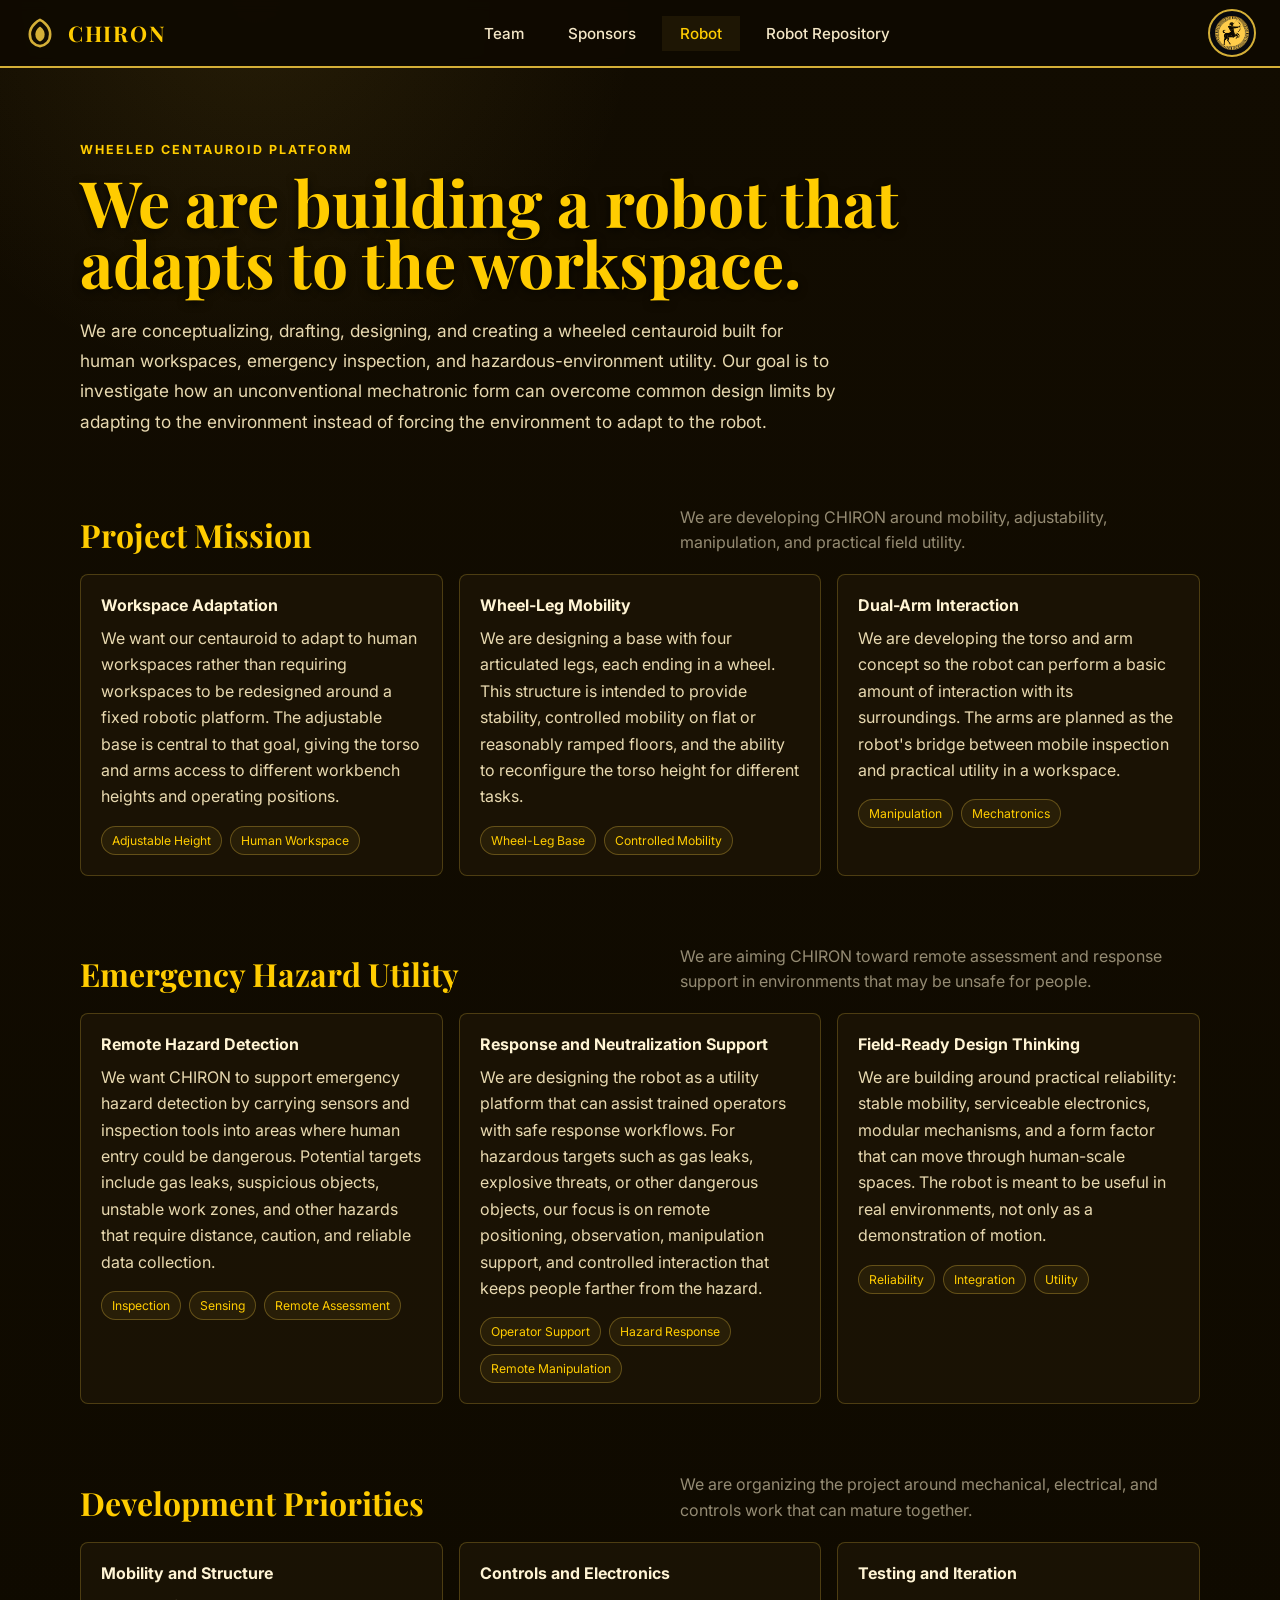
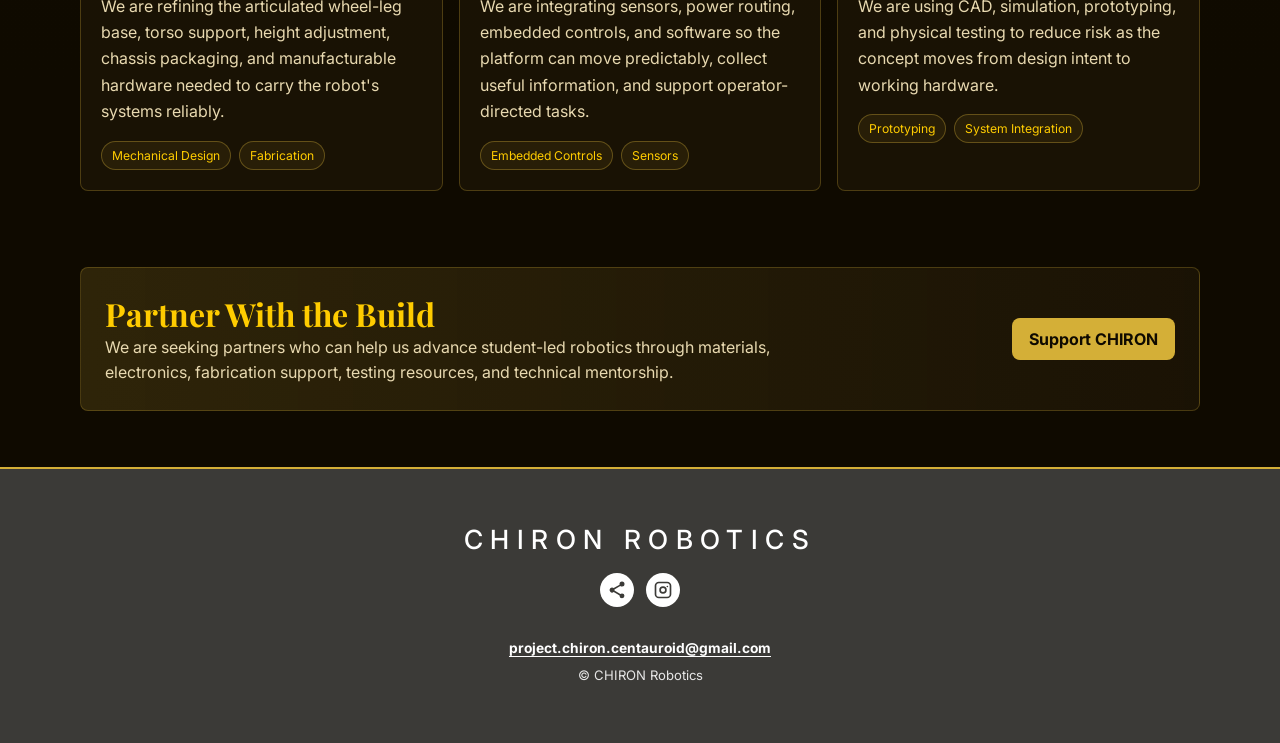
<file: Robot/Robot.html>
﻿<!DOCTYPE html>
<html lang="en">
<head>
  <meta charset="UTF-8" />
  <meta name="viewport" content="width=device-width, initial-scale=1.0" />
  <title>Robot | CHIRON Robotics</title>
  <link rel="preconnect" href="https://fonts.googleapis.com">
  <link href="https://fonts.googleapis.com/css2?family=Inter:wght@300;400;500;600;700&family=Playfair+Display:wght@700&display=swap" rel="stylesheet">
  <link rel="stylesheet" href="../Website_Resources/site.css">
</head>
<body>
  <nav>
    <a href="../index.html" class="nav-logo">
      <div class="logo-icon">
        <svg viewBox="0 0 22 22" fill="none" xmlns="http://www.w3.org/2000/svg">
          <path d="M11 2C11 2 4 5.2 4 11.8C4 16.8 7.2 19.6 11 20C14.8 19.6 18 16.8 18 11.8C18 5.2 11 2 11 2Z" stroke="#d4af37" stroke-width="1.8" fill="none"/>
          <path d="M11 6.5C11 6.5 7.8 8.5 7.8 12C7.8 14.6 9.2 16.2 11 16.8C12.8 16.2 14.2 14.6 14.2 12C14.2 8.5 11 6.5 11 6.5Z" fill="#d4af37"/>
        </svg>
      </div>
      <span class="logo-text">CHIRON</span>
    </a>

    <div class="nav-center">
      <a href="../Team/Chad.html">Team</a>
      <a href="../Sponsors/Sponsors.html">Sponsors</a>
      <a class="active" href="../Robot/Robot.html">Robot</a>
      <a href="../Repository/Repository.html">Robot Repository</a>
    </div>

    <div class="nav-right">
      <button class="hamburger" id="hamburger" aria-label="Open menu" aria-expanded="false">
        <span></span><span></span><span></span>
      </button>
      <button class="boink-btn" id="boinkBtn" aria-label="Sound button">
        <img src="../Website_Resources/Centauroid_Logo.png" alt="">
      </button>
    </div>
  </nav>

  <div class="mobile-menu" id="mobileMenu">
    <a href="../Team/Chad.html">Team</a>
    <a href="../Sponsors/Sponsors.html">Sponsors</a>
    <a class="active" href="../Robot/Robot.html">Robot</a>
    <a href="../Repository/Repository.html">Robot Repository</a>
  </div>

  <main>
    <section class="page-hero">
      <div>
        <div class="eyebrow">Wheeled centauroid platform</div>
        <h1>We are building a robot that adapts to the workspace.</h1>
        <p class="lead">We are conceptualizing, drafting, designing, and creating a wheeled centauroid built for human workspaces, emergency inspection, and hazardous-environment utility. Our goal is to investigate how an unconventional mechatronic form can overcome common design limits by adapting to the environment instead of forcing the environment to adapt to the robot.</p>
      </div>
    </section>

    <section class="section">
      <div class="section-header">
        <h2>Project Mission</h2>
        <p class="section-note">We are developing CHIRON around mobility, adjustability, manipulation, and practical field utility.</p>
      </div>
      <div class="grid">
        <article class="card">
          <h3>Workspace Adaptation</h3>
          <p>We want our centauroid to adapt to human workspaces rather than requiring workspaces to be redesigned around a fixed robotic platform. The adjustable base is central to that goal, giving the torso and arms access to different workbench heights and operating positions.</p>
          <div class="tag-row"><span class="tag">Adjustable Height</span><span class="tag">Human Workspace</span></div>
        </article>
        <article class="card">
          <h3>Wheel-Leg Mobility</h3>
          <p>We are designing a base with four articulated legs, each ending in a wheel. This structure is intended to provide stability, controlled mobility on flat or reasonably ramped floors, and the ability to reconfigure the torso height for different tasks.</p>
          <div class="tag-row"><span class="tag">Wheel-Leg Base</span><span class="tag">Controlled Mobility</span></div>
        </article>
        <article class="card">
          <h3>Dual-Arm Interaction</h3>
          <p>We are developing the torso and arm concept so the robot can perform a basic amount of interaction with its surroundings. The arms are planned as the robot's bridge between mobile inspection and practical utility in a workspace.</p>
          <div class="tag-row"><span class="tag">Manipulation</span><span class="tag">Mechatronics</span></div>
        </article>
      </div>
    </section>

    <section class="section">
      <div class="section-header">
        <h2>Emergency Hazard Utility</h2>
        <p class="section-note">We are aiming CHIRON toward remote assessment and response support in environments that may be unsafe for people.</p>
      </div>
      <div class="grid">
        <article class="wide-card">
          <h3>Remote Hazard Detection</h3>
          <p>We want CHIRON to support emergency hazard detection by carrying sensors and inspection tools into areas where human entry could be dangerous. Potential targets include gas leaks, suspicious objects, unstable work zones, and other hazards that require distance, caution, and reliable data collection.</p>
          <div class="tag-row"><span class="tag">Inspection</span><span class="tag">Sensing</span><span class="tag">Remote Assessment</span></div>
        </article>
        <article class="wide-card">
          <h3>Response and Neutralization Support</h3>
          <p>We are designing the robot as a utility platform that can assist trained operators with safe response workflows. For hazardous targets such as gas leaks, explosive threats, or other dangerous objects, our focus is on remote positioning, observation, manipulation support, and controlled interaction that keeps people farther from the hazard.</p>
          <div class="tag-row"><span class="tag">Operator Support</span><span class="tag">Hazard Response</span><span class="tag">Remote Manipulation</span></div>
        </article>
        <article class="wide-card">
          <h3>Field-Ready Design Thinking</h3>
          <p>We are building around practical reliability: stable mobility, serviceable electronics, modular mechanisms, and a form factor that can move through human-scale spaces. The robot is meant to be useful in real environments, not only as a demonstration of motion.</p>
          <div class="tag-row"><span class="tag">Reliability</span><span class="tag">Integration</span><span class="tag">Utility</span></div>
        </article>
      </div>
    </section>

    <section class="section">
      <div class="section-header">
        <h2>Development Priorities</h2>
        <p class="section-note">We are organizing the project around mechanical, electrical, and controls work that can mature together.</p>
      </div>
      <div class="grid">
        <article class="card">
          <h3>Mobility and Structure</h3>
          <p>We are refining the articulated wheel-leg base, torso support, height adjustment, chassis packaging, and manufacturable hardware needed to carry the robot's systems reliably.</p>
          <div class="tag-row"><span class="tag">Mechanical Design</span><span class="tag">Fabrication</span></div>
        </article>
        <article class="card">
          <h3>Controls and Electronics</h3>
          <p>We are integrating sensors, power routing, embedded controls, and software so the platform can move predictably, collect useful information, and support operator-directed tasks.</p>
          <div class="tag-row"><span class="tag">Embedded Controls</span><span class="tag">Sensors</span></div>
        </article>
        <article class="card">
          <h3>Testing and Iteration</h3>
          <p>We are using CAD, simulation, prototyping, and physical testing to reduce risk as the concept moves from design intent to working hardware.</p>
          <div class="tag-row"><span class="tag">Prototyping</span><span class="tag">System Integration</span></div>
        </article>
      </div>
    </section>

    <section class="cta-band">
      <div>
        <h2>Partner With the Build</h2>
        <p>We are seeking partners who can help us advance student-led robotics through materials, electronics, fabrication support, testing resources, and technical mentorship.</p>
      </div>
      <a class="button-link" href="../Sponsors/Sponsors.html">Support CHIRON</a>
    </section>
  </main>

  <footer class="site-footer">
    <div class="footer-title">CHIRON ROBOTICS</div>
    <div class="footer-social" aria-label="Social links">
      <button class="footer-icon footer-share" type="button" aria-label="Share CHIRON Robotics">
        <svg viewBox="0 0 24 24" aria-hidden="true">
          <path fill="currentColor"
            d="M18 16.1c-.76 0-1.44.3-1.96.77L8.91 12.7c.05-.23.09-.46.09-.7s-.04-.47-.09-.7l7.05-4.11A2.98 2.98 0 0 0 18 7.9a3 3 0 1 0-3-3c0 .24.04.47.09.7L8.04 9.71A3 3 0 1 0 8.04 14.3l7.12 4.18c-.05.21-.08.43-.08.65a2.93 2.93 0 1 0 2.92-3.03Z" />
        </svg>
      </button>
      <a class="footer-icon" href="https://www.instagram.com/chiron_sdcentauroid/" target="_blank" rel="noreferrer"
        aria-label="CHIRON Robotics Instagram">
        <svg viewBox="0 0 24 24" aria-hidden="true">
          <path fill="currentColor"
            d="M7 2h10a5 5 0 0 1 5 5v10a5 5 0 0 1-5 5H7a5 5 0 0 1-5-5V7a5 5 0 0 1 5-5Zm10 2H7a3 3 0 0 0-3 3v10a3 3 0 0 0 3 3h10a3 3 0 0 0 3-3V7a3 3 0 0 0-3-3Zm-5 3.5A4.5 4.5 0 1 1 7.5 12 4.5 4.5 0 0 1 12 7.5Zm0 2A2.5 2.5 0 1 0 14.5 12 2.5 2.5 0 0 0 12 9.5Zm5.25-2.75a1 1 0 1 1-1 1 1 1 0 0 1 1-1Z" />
        </svg>
      </a>
    </div>
    <div class="footer-meta">
      <a href="mailto:project.chiron.centauroid@gmail.com">project.chiron.centauroid@gmail.com</a>
    </div>
    <div class="footer-copy">&copy; CHIRON Robotics</div>
  </footer>

  <script src="../Website_Resources/site.js"></script>
</body>
</html>
</file>
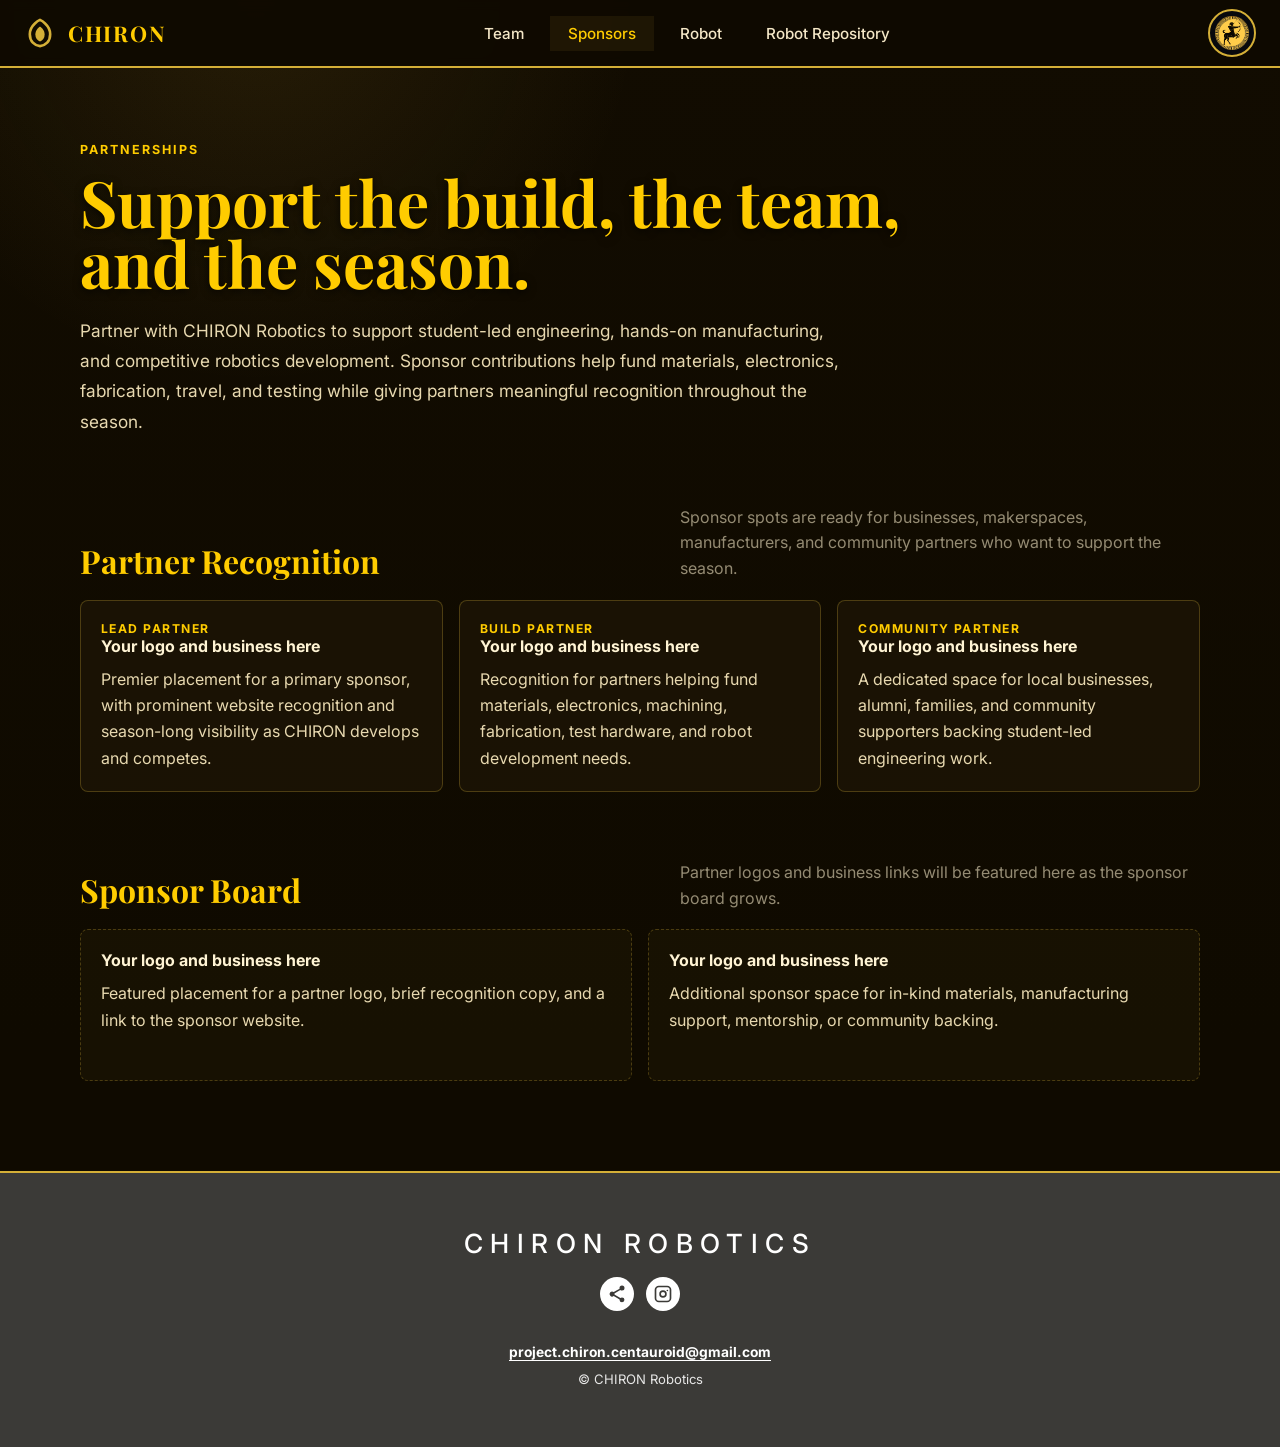
<file: Sponsors/Sponsors.html>
﻿<!DOCTYPE html>
<html lang="en">
<head>
  <meta charset="UTF-8" />
  <meta name="viewport" content="width=device-width, initial-scale=1.0" />
  <title>Sponsors | CHIRON Robotics</title>
  <link rel="preconnect" href="https://fonts.googleapis.com">
  <link href="https://fonts.googleapis.com/css2?family=Inter:wght@300;400;500;600;700&family=Playfair+Display:wght@700&display=swap" rel="stylesheet">
  <link rel="stylesheet" href="../Website_Resources/site.css">
</head>
<body>
  <nav>
    <a href="../index.html" class="nav-logo">
      <div class="logo-icon">
        <svg viewBox="0 0 22 22" fill="none" xmlns="http://www.w3.org/2000/svg">
          <path d="M11 2C11 2 4 5.2 4 11.8C4 16.8 7.2 19.6 11 20C14.8 19.6 18 16.8 18 11.8C18 5.2 11 2 11 2Z" stroke="#d4af37" stroke-width="1.8" fill="none"/>
          <path d="M11 6.5C11 6.5 7.8 8.5 7.8 12C7.8 14.6 9.2 16.2 11 16.8C12.8 16.2 14.2 14.6 14.2 12C14.2 8.5 11 6.5 11 6.5Z" fill="#d4af37"/>
        </svg>
      </div>
      <span class="logo-text">CHIRON</span>
    </a>

    <div class="nav-center">
      <a href="../Team/Chad.html">Team</a>
      <a class="active" href="../Sponsors/Sponsors.html">Sponsors</a>
      <a href="../Robot/Robot.html">Robot</a>
      <a href="../Repository/Repository.html">Robot Repository</a>
    </div>

    <div class="nav-right">
      <button class="hamburger" id="hamburger" aria-label="Open menu" aria-expanded="false">
        <span></span><span></span><span></span>
      </button>
      <button class="boink-btn" id="boinkBtn" aria-label="Sound button">
        <img src="../Website_Resources/Centauroid_Logo.png" alt="">
      </button>
    </div>
  </nav>

  <div class="mobile-menu" id="mobileMenu">
    <a href="../Team/Chad.html">Team</a>
    <a class="active" href="../Sponsors/Sponsors.html">Sponsors</a>
    <a href="../Robot/Robot.html">Robot</a>
    <a href="../Repository/Repository.html">Robot Repository</a>
  </div>

  <main>
    <section class="page-hero">
      <div>
        <div class="eyebrow">Partnerships</div>
        <h1>Support the build, the team, and the season.</h1>
        <p class="lead">Partner with CHIRON Robotics to support student-led engineering, hands-on manufacturing, and competitive robotics development. Sponsor contributions help fund materials, electronics, fabrication, travel, and testing while giving partners meaningful recognition throughout the season.</p>
      </div>
    </section>

    <section class="section">
      <div class="section-header">
        <h2>Partner Recognition</h2>
        <p class="section-note">Sponsor spots are ready for businesses, makerspaces, manufacturers, and community partners who want to support the season.</p>
      </div>
      <div class="grid">
        <article class="card">
          <div class="tier">Lead Partner</div>
          <h3>Your logo and business here</h3>
          <p>Premier placement for a primary sponsor, with prominent website recognition and season-long visibility as CHIRON develops and competes.</p>
        </article>
        <article class="card">
          <div class="tier">Build Partner</div>
          <h3>Your logo and business here</h3>
          <p>Recognition for partners helping fund materials, electronics, machining, fabrication, test hardware, and robot development needs.</p>
        </article>
        <article class="card">
          <div class="tier">Community Partner</div>
          <h3>Your logo and business here</h3>
          <p>A dedicated space for local businesses, alumni, families, and community supporters backing student-led engineering work.</p>
        </article>
      </div>
    </section>

    <section class="section">
      <div class="section-header">
        <h2>Sponsor Board</h2>
        <p class="section-note">Partner logos and business links will be featured here as the sponsor board grows.</p>
      </div>
      <div class="grid two">
        <article class="wide-card placeholder">
          <h3>Your logo and business here</h3>
          <p>Featured placement for a partner logo, brief recognition copy, and a link to the sponsor website.</p>
        </article>
        <article class="wide-card placeholder">
          <h3>Your logo and business here</h3>
          <p>Additional sponsor space for in-kind materials, manufacturing support, mentorship, or community backing.</p>
        </article>
      </div>
    </section>
  </main>

  <footer class="site-footer">
    <div class="footer-title">CHIRON ROBOTICS</div>
    <div class="footer-social" aria-label="Social links">
      <button class="footer-icon footer-share" type="button" aria-label="Share CHIRON Robotics">
        <svg viewBox="0 0 24 24" aria-hidden="true">
          <path fill="currentColor"
            d="M18 16.1c-.76 0-1.44.3-1.96.77L8.91 12.7c.05-.23.09-.46.09-.7s-.04-.47-.09-.7l7.05-4.11A2.98 2.98 0 0 0 18 7.9a3 3 0 1 0-3-3c0 .24.04.47.09.7L8.04 9.71A3 3 0 1 0 8.04 14.3l7.12 4.18c-.05.21-.08.43-.08.65a2.93 2.93 0 1 0 2.92-3.03Z" />
        </svg>
      </button>
      <a class="footer-icon" href="https://www.instagram.com/chiron_sdcentauroid/" target="_blank" rel="noreferrer"
        aria-label="CHIRON Robotics Instagram">
        <svg viewBox="0 0 24 24" aria-hidden="true">
          <path fill="currentColor"
            d="M7 2h10a5 5 0 0 1 5 5v10a5 5 0 0 1-5 5H7a5 5 0 0 1-5-5V7a5 5 0 0 1 5-5Zm10 2H7a3 3 0 0 0-3 3v10a3 3 0 0 0 3 3h10a3 3 0 0 0 3-3V7a3 3 0 0 0-3-3Zm-5 3.5A4.5 4.5 0 1 1 7.5 12 4.5 4.5 0 0 1 12 7.5Zm0 2A2.5 2.5 0 1 0 14.5 12 2.5 2.5 0 0 0 12 9.5Zm5.25-2.75a1 1 0 1 1-1 1 1 1 0 0 1 1-1Z" />
        </svg>
      </a>
    </div>
    <div class="footer-meta">
      <a href="mailto:project.chiron.centauroid@gmail.com">project.chiron.centauroid@gmail.com</a>
    </div>
    <div class="footer-copy">&copy; CHIRON Robotics</div>
  </footer>

  <script src="../Website_Resources/site.js"></script>
</body>
</html>
</file>
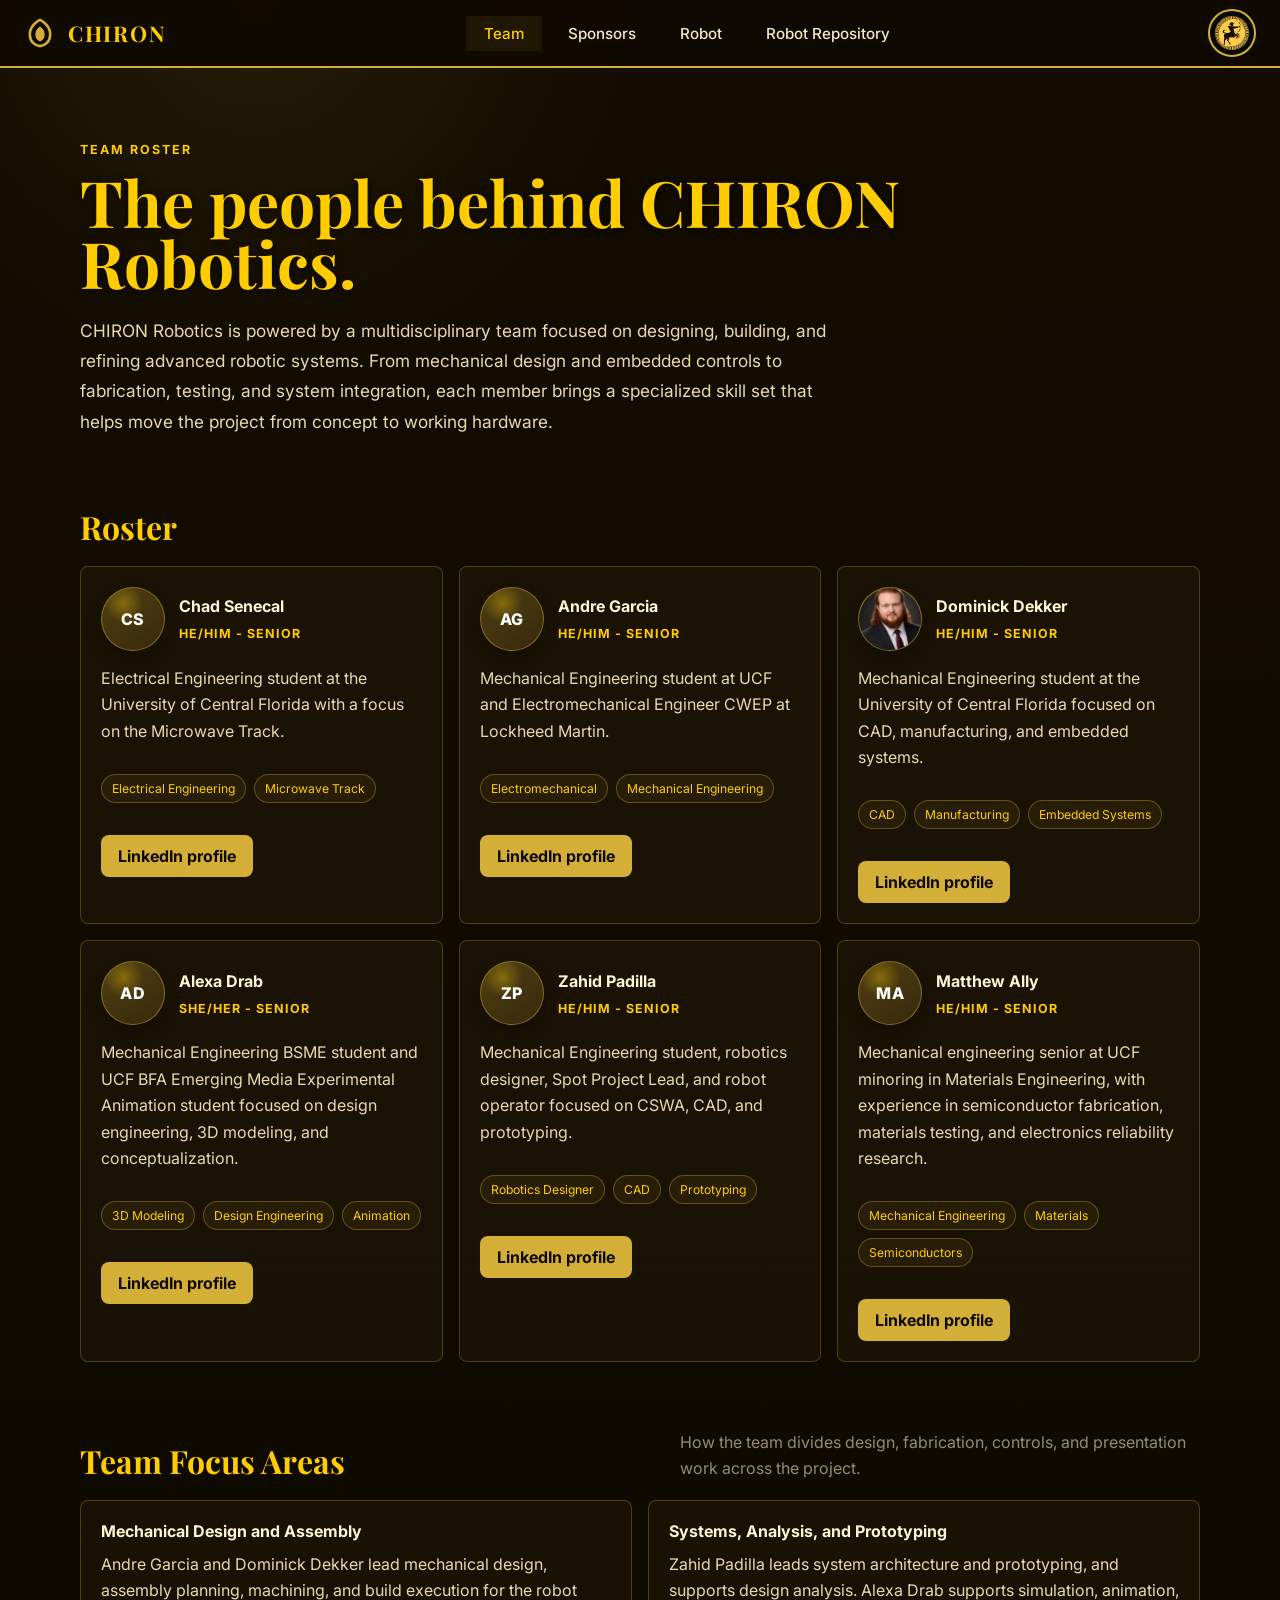
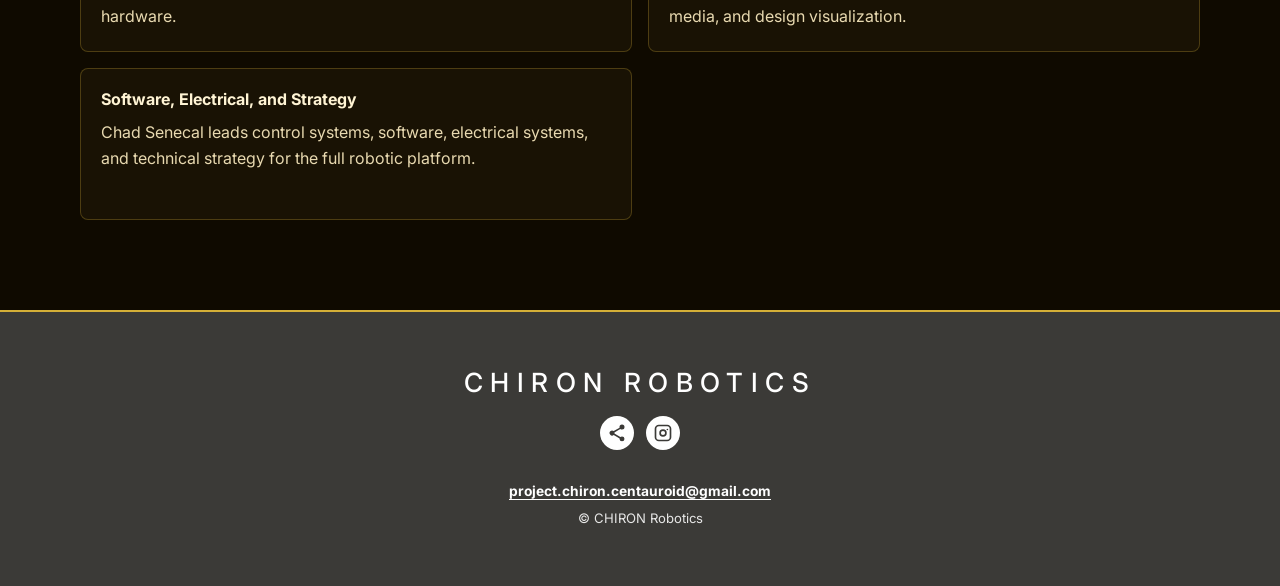
<file: Team/Chad.html>
﻿<!DOCTYPE html>
<html lang="en">
<head>
  <meta charset="UTF-8" />
  <meta name="viewport" content="width=device-width, initial-scale=1.0" />
  <title>Team | CHIRON Robotics</title>
  <link rel="preconnect" href="https://fonts.googleapis.com">
  <link href="https://fonts.googleapis.com/css2?family=Inter:wght@300;400;500;600;700&family=Playfair+Display:wght@700&display=swap" rel="stylesheet">
  <link rel="stylesheet" href="../Website_Resources/site.css">
</head>
<body>
  <nav>
    <a href="../index.html" class="nav-logo">
      <div class="logo-icon">
        <svg viewBox="0 0 22 22" fill="none" xmlns="http://www.w3.org/2000/svg">
          <path d="M11 2C11 2 4 5.2 4 11.8C4 16.8 7.2 19.6 11 20C14.8 19.6 18 16.8 18 11.8C18 5.2 11 2 11 2Z" stroke="#d4af37" stroke-width="1.8" fill="none"/>
          <path d="M11 6.5C11 6.5 7.8 8.5 7.8 12C7.8 14.6 9.2 16.2 11 16.8C12.8 16.2 14.2 14.6 14.2 12C14.2 8.5 11 6.5 11 6.5Z" fill="#d4af37"/>
        </svg>
      </div>
      <span class="logo-text">CHIRON</span>
    </a>

    <div class="nav-center">
      <a class="active" href="../Team/Chad.html">Team</a>
      <a href="../Sponsors/Sponsors.html">Sponsors</a>
      <a href="../Robot/Robot.html">Robot</a>
      <a href="../Repository/Repository.html">Robot Repository</a>
    </div>

    <div class="nav-right">
      <button class="hamburger" id="hamburger" aria-label="Open menu" aria-expanded="false">
        <span></span><span></span><span></span>
      </button>
      <button class="boink-btn" id="boinkBtn" aria-label="Sound button">
        <img src="../Website_Resources/Centauroid_Logo.png" alt="">
      </button>
    </div>
  </nav>

  <div class="mobile-menu" id="mobileMenu">
    <a class="active" href="../Team/Chad.html">Team</a>
    <a href="../Sponsors/Sponsors.html">Sponsors</a>
    <a href="../Robot/Robot.html">Robot</a>
    <a href="../Repository/Repository.html">Robot Repository</a>
  </div>

  <main>
    <section class="page-hero">
      <div>
        <div class="eyebrow">Team roster</div>
        <h1>The people behind CHIRON Robotics.</h1>
        <p class="lead">CHIRON Robotics is powered by a multidisciplinary team focused on designing, building, and refining advanced robotic systems. From mechanical design and embedded controls to fabrication, testing, and system integration, each member brings a specialized skill set that helps move the project from concept to working hardware.</p>
      </div>
    </section>

    <section class="section">
      <div class="section-header">
        <h2>Roster</h2>
      </div>
      <div class="grid">
        <article class="card member-card" id="chad">
          <div class="member-top">
            <div class="member-photo" aria-hidden="true">CS</div>
            <div class="member-meta">
              <h3>Chad Senecal</h3>
              <div class="member-role">He/Him - Senior</div>
            </div>
          </div>
          <p>Electrical Engineering student at the University of Central Florida with a focus on the Microwave Track.</p>
          <div class="tag-row"><span class="tag">Electrical Engineering</span><span class="tag">Microwave Track</span></div>
          <div class="tag-row">
            <a class="button-link" href="https://www.linkedin.com/in/chad-senecal-a0105b237" target="_blank" rel="noopener noreferrer">LinkedIn profile</a>
          </div>
        </article>
        <article class="card member-card" id="andre">
          <div class="member-top">
            <div class="member-photo" aria-hidden="true">AG</div>
            <div class="member-meta">
              <h3>Andre Garcia</h3>
              <div class="member-role">He/Him - Senior</div>
            </div>
          </div>
          <p>Mechanical Engineering student at UCF and Electromechanical Engineer CWEP at Lockheed Martin.</p>
          <div class="tag-row"><span class="tag">Electromechanical</span><span class="tag">Mechanical Engineering</span></div>
          <div class="tag-row">
            <a class="button-link" href="https://www.linkedin.com/in/andregarcia77/" target="_blank" rel="noopener noreferrer">LinkedIn profile</a>
          </div>
        </article>
        <article class="card member-card" id="dominick">
          <div class="member-top">
            <div class="member-photo">
              <img class="member-headshot" src="../Website_Resources/dominick-headshot.png" alt="Dominick Dekker headshot" style="width:100%;height:100%;max-width:64px;max-height:64px;object-fit:cover;border-radius:50%;display:block;">
            </div>
            <div class="member-meta">
              <h3>Dominick Dekker</h3>
              <div class="member-role">He/Him - Senior</div>
            </div>
          </div>
          <p>Mechanical Engineering student at the University of Central Florida focused on CAD, manufacturing, and embedded systems.</p>
          <div class="tag-row"><span class="tag">CAD</span><span class="tag">Manufacturing</span><span class="tag">Embedded Systems</span></div>
          <div class="tag-row">
            <a class="button-link" href="https://www.linkedin.com/in/dominick-dekker" target="_blank" rel="noopener noreferrer">LinkedIn profile</a>
          </div>
        </article>
        <article class="card member-card" id="alexa">
          <div class="member-top">
            <div class="member-photo" aria-hidden="true">AD</div>
            <div class="member-meta">
              <h3>Alexa Drab</h3>
              <div class="member-role">She/Her - Senior</div>
            </div>
          </div>
          <p>Mechanical Engineering BSME student and UCF BFA Emerging Media Experimental Animation student focused on design engineering, 3D modeling, and conceptualization.</p>
          <div class="tag-row"><span class="tag">3D Modeling</span><span class="tag">Design Engineering</span><span class="tag">Animation</span></div>
          <div class="tag-row">
            <a class="button-link" href="https://www.linkedin.com/in/alexa-drab-90b5a021b/" target="_blank" rel="noopener noreferrer">LinkedIn profile</a>
          </div>
        </article>
        <article class="card member-card" id="zahid">
          <div class="member-top">
            <div class="member-photo" aria-hidden="true">ZP</div>
            <div class="member-meta">
              <h3>Zahid Padilla</h3>
              <div class="member-role">He/Him - Senior</div>
            </div>
          </div>
          <p>Mechanical Engineering student, robotics designer, Spot Project Lead, and robot operator focused on CSWA, CAD, and prototyping.</p>
          <div class="tag-row"><span class="tag">Robotics Designer</span><span class="tag">CAD</span><span class="tag">Prototyping</span></div>
          <div class="tag-row">
            <a class="button-link" href="https://www.linkedin.com/in/zahidpadilla/" target="_blank" rel="noopener noreferrer">LinkedIn profile</a>
          </div>
        </article>
        <article class="card member-card" id="matthew">
          <div class="member-top">
            <div class="member-photo" aria-hidden="true">MA</div>
            <div class="member-meta">
              <h3>Matthew Ally</h3>
              <div class="member-role">He/Him - Senior</div>
            </div>
          </div>
          <p>Mechanical engineering senior at UCF minoring in Materials Engineering, with experience in semiconductor fabrication, materials testing, and electronics reliability research.</p>
          <div class="tag-row"><span class="tag">Mechanical Engineering</span><span class="tag">Materials</span><span class="tag">Semiconductors</span></div>
          <div class="tag-row">
            <a class="button-link" href="https://www.linkedin.com/in/matthew-ally-717a79380/" target="_blank" rel="noopener noreferrer">LinkedIn profile</a>
          </div>
        </article>
      </div>
    </section>

    <section class="section">
      <div class="section-header">
        <h2>Team Focus Areas</h2>
        <p class="section-note">How the team divides design, fabrication, controls, and presentation work across the project.</p>
      </div>
      <div class="grid two">
        <article class="wide-card">
          <h3>Mechanical Design and Assembly</h3>
          <p>Andre Garcia and Dominick Dekker lead mechanical design, assembly planning, machining, and build execution for the robot hardware.</p>
        </article>
        <article class="wide-card">
          <h3>Systems, Analysis, and Prototyping</h3>
          <p>Zahid Padilla leads system architecture and prototyping, and supports design analysis. Alexa Drab supports simulation, animation, media, and design visualization.</p>
        </article>
        <article class="wide-card">
          <h3>Software, Electrical, and Strategy</h3>
          <p>Chad Senecal leads control systems, software, electrical systems, and technical strategy for the full robotic platform.</p>
        </article>
      </div>
    </section>
  </main>

  <footer class="site-footer">
    <div class="footer-title">CHIRON ROBOTICS</div>
    <div class="footer-social" aria-label="Social links">
      <button class="footer-icon footer-share" type="button" aria-label="Share CHIRON Robotics">
        <svg viewBox="0 0 24 24" aria-hidden="true">
          <path fill="currentColor"
            d="M18 16.1c-.76 0-1.44.3-1.96.77L8.91 12.7c.05-.23.09-.46.09-.7s-.04-.47-.09-.7l7.05-4.11A2.98 2.98 0 0 0 18 7.9a3 3 0 1 0-3-3c0 .24.04.47.09.7L8.04 9.71A3 3 0 1 0 8.04 14.3l7.12 4.18c-.05.21-.08.43-.08.65a2.93 2.93 0 1 0 2.92-3.03Z" />
        </svg>
      </button>
      <a class="footer-icon" href="https://www.instagram.com/chiron_sdcentauroid/" target="_blank" rel="noreferrer"
        aria-label="CHIRON Robotics Instagram">
        <svg viewBox="0 0 24 24" aria-hidden="true">
          <path fill="currentColor"
            d="M7 2h10a5 5 0 0 1 5 5v10a5 5 0 0 1-5 5H7a5 5 0 0 1-5-5V7a5 5 0 0 1 5-5Zm10 2H7a3 3 0 0 0-3 3v10a3 3 0 0 0 3 3h10a3 3 0 0 0 3-3V7a3 3 0 0 0-3-3Zm-5 3.5A4.5 4.5 0 1 1 7.5 12 4.5 4.5 0 0 1 12 7.5Zm0 2A2.5 2.5 0 1 0 14.5 12 2.5 2.5 0 0 0 12 9.5Zm5.25-2.75a1 1 0 1 1-1 1 1 1 0 0 1 1-1Z" />
        </svg>
      </a>
    </div>
    <div class="footer-meta">
      <a href="mailto:project.chiron.centauroid@gmail.com">project.chiron.centauroid@gmail.com</a>
    </div>
    <div class="footer-copy">&copy; CHIRON Robotics</div>
  </footer>

  <script src="../Website_Resources/site.js"></script>
</body>
</html>
</file>
<file: Website_Resources/site.css>
﻿*,
*::before,
*::after {
  margin: 0;
  padding: 0;
  box-sizing: border-box;
}

:root {
  color-scheme: dark;
  --bg: #0f0a00;
  --panel: #1c1405;
  --panel-2: #2a2008;
  --line: rgba(212, 175, 55, 0.28);
  --text: #f5e8c7;
  --muted: #e8d9b0;
  --soft: rgba(245, 232, 199, 0.58);
  --gold: #d4af37;
  --gold-2: #ffcc00;
  --deep-gold: #b38b2e;
}

html,
body {
  min-height: 100%;
  background:
    radial-gradient(circle at 20% 0%, rgba(212, 175, 55, 0.1), transparent 24rem),
    linear-gradient(180deg, #120c01 0%, var(--bg) 72%);
  color: var(--text);
  font-family: "Inter", sans-serif;
  overflow-x: hidden;
}

body {
  padding-top: 68px;
}

nav {
  position: fixed;
  top: 0;
  left: 0;
  right: 0;
  height: 68px;
  background: rgba(15, 10, 0, 0.95);
  backdrop-filter: blur(6px);
  display: flex;
  align-items: center;
  justify-content: space-between;
  padding: 0 24px;
  z-index: 100;
  border-bottom: 2px solid var(--gold);
}

.nav-logo {
  display: flex;
  align-items: center;
  gap: 12px;
  text-decoration: none;
  flex-shrink: 0;
}

.logo-icon svg {
  width: 32px;
  height: 32px;
  display: block;
}

.logo-text {
  font-family: "Playfair Display", serif;
  font-size: 1.35rem;
  font-weight: 700;
  letter-spacing: 0.08em;
  color: var(--gold-2);
  text-transform: uppercase;
}

.nav-center {
  display: flex;
  align-items: center;
  gap: 8px;
}

.nav-center a {
  font-size: 0.95rem;
  font-weight: 500;
  color: var(--text);
  text-decoration: none;
  padding: 8px 18px;
  transition: color 0.2s, background 0.2s;
  white-space: nowrap;
}

.nav-center a:hover,
.nav-center a.active {
  color: var(--gold-2);
  background: rgba(212, 175, 55, 0.08);
}

.nav-right {
  display: flex;
  align-items: center;
  gap: 12px;
  flex-shrink: 0;
}

.boink-btn {
  background: #08090d;
  border: 2px solid var(--gold);
  border-radius: 50%;
  width: 48px;
  height: 48px;
  display: flex;
  align-items: center;
  justify-content: center;
  font-size: 1.55rem;
  cursor: pointer;
  transition: transform 0.25s, border-color 0.2s, background 0.2s, box-shadow 0.2s;
  flex-shrink: 0;
  overflow: hidden;
  padding: 5px;
}

.boink-btn img {
  width: 100%;
  height: 100%;
  object-fit: cover;
  border-radius: 50%;
  display: block;
}

.boink-btn:hover {
  border-color: var(--gold-2);
  background: var(--gold);
  transform: scale(1.1);
  box-shadow: 0 0 0 3px rgba(212, 175, 55, 0.14);
}

.boink-btn.boinking {
  animation: boink-pop 0.38s cubic-bezier(0.36, 0.07, 0.19, 0.97);
}

@keyframes boink-pop {
  0% { transform: scale(1); }
  25% { transform: scale(1.55) rotate(-8deg); }
  55% { transform: scale(0.85) rotate(6deg); }
  75% { transform: scale(1.18) rotate(-3deg); }
  100% { transform: scale(1) rotate(0deg); }
}

.hamburger {
  display: none;
  flex-direction: column;
  gap: 6px;
  cursor: pointer;
  background: none;
  border: none;
  padding: 8px;
}

.hamburger span {
  display: block;
  width: 26px;
  height: 3px;
  background: var(--gold);
  transition: all 0.2s;
}

.mobile-menu {
  display: none;
  position: fixed;
  top: 68px;
  left: 0;
  right: 0;
  background: var(--panel);
  border-bottom: 3px solid var(--gold);
  flex-direction: column;
  z-index: 99;
}

.mobile-menu.open {
  display: flex;
}

.mobile-menu a {
  font-size: 1.05rem;
  color: var(--text);
  text-decoration: none;
  padding: 18px 28px;
  border-bottom: 1px solid #3a2a00;
  transition: color 0.2s, background 0.2s;
}

.mobile-menu a:hover,
.mobile-menu a.active {
  color: var(--gold-2);
  background: var(--panel-2);
}

main {
  width: min(1120px, calc(100% - 40px));
  margin: 0 auto;
}

.page-hero {
  display: grid;
  grid-template-columns: minmax(0, 1fr);
  gap: 36px;
  align-items: center;
  min-height: 340px;
  padding: 74px 0 34px;
}

.eyebrow {
  color: var(--gold-2);
  font-size: 0.78rem;
  font-weight: 700;
  letter-spacing: 0.16em;
  text-transform: uppercase;
  margin-bottom: 14px;
}

h1 {
  font-family: "Playfair Display", serif;
  font-size: clamp(2.3rem, 5vw, 4.8rem);
  line-height: 0.96;
  letter-spacing: 0;
  max-width: 900px;
  color: var(--gold-2);
  text-shadow: 0 2px 8px rgba(0, 0, 0, 0.72);
}

.lead {
  margin-top: 22px;
  color: var(--muted);
  font-size: 1.08rem;
  line-height: 1.75;
  max-width: 760px;
}

.hero-panel {
  border: 1px solid var(--line);
  background: linear-gradient(145deg, rgba(28, 20, 5, 0.96), rgba(15, 10, 0, 0.96));
  border-radius: 8px;
  padding: 22px;
}

.hero-logo {
  width: 150px;
  max-width: 48vw;
  display: block;
  margin: 0 auto 22px;
  filter: drop-shadow(0 10px 20px rgba(0, 0, 0, 0.38));
}

.stat-grid {
  display: grid;
  grid-template-columns: repeat(2, minmax(0, 1fr));
  gap: 12px;
}

.stat {
  border: 1px solid var(--line);
  border-radius: 8px;
  padding: 14px;
  background: rgba(212, 175, 55, 0.06);
}

.stat strong {
  display: block;
  font-size: 1.35rem;
  color: var(--gold-2);
  margin-bottom: 4px;
}

.stat span {
  color: var(--soft);
  font-size: 0.78rem;
  text-transform: uppercase;
  letter-spacing: 0.08em;
}

.section {
  padding: 34px 0;
}

.section-header {
  display: flex;
  align-items: end;
  justify-content: space-between;
  gap: 24px;
  margin-bottom: 18px;
}

h2 {
  font-family: "Playfair Display", serif;
  font-size: clamp(1.5rem, 2.5vw, 2rem);
  letter-spacing: 0;
  color: var(--gold-2);
}

.section-note {
  color: var(--soft);
  line-height: 1.6;
  max-width: 520px;
}

.grid {
  display: grid;
  grid-template-columns: repeat(3, minmax(0, 1fr));
  gap: 16px;
}

.grid.two {
  grid-template-columns: repeat(2, minmax(0, 1fr));
}

.card,
.wide-card {
  border: 1px solid var(--line);
  background: rgba(28, 20, 5, 0.88);
  border-radius: 8px;
  padding: 20px;
  min-height: 152px;
}

.card.member-card {
  display: flex;
  flex-direction: column;
  gap: 14px;
}

.member-top {
  display: flex;
  align-items: center;
  gap: 14px;
}

.member-photo {
  width: 64px;
  height: 64px;
  border-radius: 50%;
  border: 1px solid rgba(212, 175, 55, 0.46);
  background:
    radial-gradient(circle at 35% 25%, rgba(255, 204, 0, 0.34), transparent 32%),
    linear-gradient(145deg, rgba(212, 175, 55, 0.28), rgba(179, 139, 46, 0.18)),
    var(--panel);
  color: #fff;
  display: grid;
  place-items: center;
  font-weight: 800;
  letter-spacing: 0.04em;
  flex: 0 0 auto;
  box-shadow: 0 8px 16px rgba(0, 0, 0, 0.24);
  overflow: hidden;
}

.member-photo img,
.member-headshot {
  width: 100%;
  height: 100%;
  object-fit: cover;
  display: block;
  max-width: 64px;
  max-height: 64px;
  border-radius: 50%;
}

.member-meta {
  min-width: 0;
}

.member-meta h3 {
  margin-bottom: 4px;
}

.member-role {
  color: var(--gold-2);
  font-size: 0.78rem;
  font-weight: 700;
  letter-spacing: 0.08em;
  text-transform: uppercase;
}

.card h3,
.wide-card h3 {
  color: #fff4d4;
  font-size: 1rem;
  margin-bottom: 10px;
}

.card p,
.wide-card p {
  color: var(--muted);
  line-height: 1.65;
}

.tag-row {
  display: flex;
  flex-wrap: wrap;
  gap: 8px;
  margin-top: 16px;
}

.tag {
  border: 1px solid rgba(212, 175, 55, 0.35);
  border-radius: 999px;
  color: var(--gold-2);
  padding: 6px 10px;
  font-size: 0.76rem;
  background: rgba(212, 175, 55, 0.08);
}

.card .button-link {
  margin-top: 2px;
}

.timeline {
  display: grid;
  gap: 12px;
}

.timeline-item {
  display: grid;
  grid-template-columns: 120px minmax(0, 1fr);
  gap: 18px;
  border: 1px solid var(--line);
  border-radius: 8px;
  padding: 18px;
  background: rgba(18, 21, 27, 0.78);
}

.timeline-item time,
.tier {
  color: var(--gold-2);
  font-size: 0.76rem;
  font-weight: 700;
  text-transform: uppercase;
  letter-spacing: 0.12em;
}

.timeline-item p {
  color: var(--muted);
  line-height: 1.65;
}

.placeholder {
  border: 1px dashed rgba(212, 175, 55, 0.28);
  background: rgba(212, 175, 55, 0.045);
}

.cta-band {
  margin: 42px 0 28px;
  border: 1px solid rgba(212, 175, 55, 0.25);
  border-radius: 8px;
  padding: 24px;
  background: linear-gradient(90deg, rgba(212, 175, 55, 0.16), rgba(28, 20, 5, 0.88));
  display: flex;
  align-items: center;
  justify-content: space-between;
  gap: 24px;
}

.cta-band p {
  color: var(--muted);
  line-height: 1.6;
  max-width: 680px;
}

.button-link {
  display: inline-flex;
  align-items: center;
  justify-content: center;
  min-height: 42px;
  padding: 0 16px;
  border-radius: 8px;
  border: 1px solid rgba(212, 175, 55, 0.42);
  color: #0f0a00;
  text-decoration: none;
  background: var(--gold);
  white-space: nowrap;
  font-weight: 700;
  transition: transform 0.16s ease, box-shadow 0.16s ease, background 0.16s ease, border-color 0.16s ease;
}

a:hover,
button:hover,
.button-link:hover,
a:focus-visible,
button:focus-visible,
.button-link:focus-visible {
  outline: none;
}

.button-link:hover,
.button-link:focus-visible {
  transform: translateY(-1px);
  border-color: var(--gold-2);
  background: var(--gold-2);
  box-shadow: 0 0 0 3px rgba(212, 175, 55, 0.14), 0 8px 18px rgba(0, 0, 0, 0.22);
}

.nav-center a:focus-visible,
.mobile-menu a:focus-visible,
.boink-btn:focus-visible,
.hamburger:focus-visible {
  outline: 2px solid var(--gold-2);
  outline-offset: 3px;
}

.site-footer {
  margin-top: 56px;
  border-top: 2px solid var(--gold);
  padding: 54px 20px 60px;
  background: #3b3a37;
  color: #fff;
  text-align: center;
}

.footer-title {
  font-size: clamp(1.1rem, 2.4vw, 1.65rem);
  font-weight: 500;
  letter-spacing: 0.28em;
  text-transform: uppercase;
  margin-bottom: 18px;
}

.footer-social {
  display: flex;
  align-items: center;
  justify-content: center;
  gap: 12px;
  margin-bottom: 30px;
}

.footer-icon {
  width: 34px;
  height: 34px;
  border: 0;
  border-radius: 50%;
  display: inline-flex;
  align-items: center;
  justify-content: center;
  background: #fff;
  color: #3b3a37;
  cursor: pointer;
  font: inherit;
  text-decoration: none;
  transition: transform 0.16s ease, background 0.16s ease, box-shadow 0.16s ease;
}

.footer-icon svg {
  width: 20px;
  height: 20px;
  display: block;
}

.footer-icon:hover,
.footer-icon:focus-visible,
.footer-icon.copied {
  transform: translateY(-2px);
  background: var(--gold-2);
  box-shadow: 0 0 0 3px rgba(255, 204, 0, 0.2);
  outline: none;
}

.footer-meta {
  display: flex;
  justify-content: center;
  flex-wrap: wrap;
  gap: 10px;
  color: #fff;
  font-size: 0.86rem;
  font-weight: 700;
  line-height: 1.6;
}

.footer-meta a {
  color: #fff;
  text-underline-offset: 3px;
}

.footer-copy {
  margin-top: 8px;
  font-size: 0.82rem;
  color: rgba(255, 255, 255, 0.88);
}

@media (max-width: 850px) {
  .grid,
  .grid.two,
  .cta-band {
    grid-template-columns: 1fr;
  }

  .page-hero {
    padding-top: 50px;
  }

  .section-header,
  .cta-band {
    align-items: start;
    flex-direction: column;
  }
}

/* Collapse the header into the hamburger menu at the same width as the home page. */
@media (max-width: 768px) {
  .nav-center {
    display: none;
  }

  .hamburger {
    display: flex;
  }
}

@media (min-width: 769px) {
  .mobile-menu {
    display: none !important;
  }
}

@media (max-width: 600px) {
  main {
    width: min(100% - 28px, 1120px);
  }

  .footer-title {
    letter-spacing: 0.16em;
  }

  .timeline-item {
    grid-template-columns: 1fr;
  }
}

/* ─── Robot Repository ─────────────────────────────────────── */

.repo-jump {
  display: flex;
  flex-wrap: wrap;
  gap: 10px;
  margin-top: 28px;
}

.repo-jump a {
  display: inline-flex;
  align-items: center;
  gap: 8px;
  min-height: 40px;
  padding: 0 16px;
  border: 1px solid rgba(212, 175, 55, 0.4);
  border-radius: 999px;
  background: rgba(212, 175, 55, 0.08);
  color: var(--gold-2);
  font-size: 0.86rem;
  font-weight: 600;
  text-decoration: none;
  transition: background 0.2s, color 0.2s, border-color 0.2s;
}

.repo-jump a:hover,
.repo-jump a:focus-visible {
  background: var(--gold);
  border-color: var(--gold-2);
  color: #0f0a00;
}

.repo-jump a:focus-visible {
  outline: 2px solid var(--gold-2);
  outline-offset: 3px;
}

.repo-count {
  display: inline-grid;
  place-items: center;
  min-width: 22px;
  height: 22px;
  padding: 0 7px;
  border-radius: 999px;
  background: rgba(15, 10, 0, 0.72);
  color: var(--gold-2);
  font-size: 0.74rem;
  font-weight: 700;
}

.repo-count[hidden] {
  display: none;
}

.repo-section {
  scroll-margin-top: 84px;
}

/* File lists (circuit boards, milestone documents) */
.repo-list {
  display: grid;
  gap: 12px;
}

.repo-list.cols-2 {
  grid-template-columns: repeat(2, minmax(0, 1fr));
}

.repo-row {
  display: grid;
  grid-template-columns: auto minmax(0, 1fr) auto;
  align-items: center;
  gap: 16px 20px;
  padding: 20px;
  border: 1px solid var(--line);
  border-radius: 8px;
  background: rgba(28, 20, 5, 0.88);
  transition: border-color 0.2s, background-color 0.2s;
}

.repo-row:hover {
  border-color: rgba(212, 175, 55, 0.55);
}

.repo-featured {
  grid-column: 1 / -1;
  align-items: start;
  padding: 24px;
  border-color: rgba(212, 175, 55, 0.42);
  background:
    linear-gradient(115deg, rgba(212, 175, 55, 0.14), rgba(28, 20, 5, 0) 55%),
    rgba(28, 20, 5, 0.92);
}

/* Rows sharing a line with another row put their button underneath the text. */
.cols-2 > .repo-row:not(.repo-featured) {
  grid-template-columns: auto minmax(0, 1fr);
  grid-template-rows: 1fr auto;
  align-items: start;
}

.cols-2 > .repo-row:not(.repo-featured) .repo-actions {
  grid-column: 2;
  justify-content: flex-start;
}

.repo-file-icon {
  position: relative;
  flex: 0 0 auto;
  display: grid;
  place-items: end center;
  width: 46px;
  height: 56px;
  padding-bottom: 9px;
  border-radius: 4px;
  background: linear-gradient(160deg, var(--gold-2) 0%, var(--gold) 55%, var(--deep-gold) 100%);
  clip-path: polygon(0 0, calc(100% - 14px) 0, 100% 14px, 100% 100%, 0 100%);
  color: #0f0a00;
  font-size: 0.64rem;
  font-weight: 800;
  letter-spacing: 0.06em;
  line-height: 1;
}

.repo-file-icon::before {
  content: "";
  position: absolute;
  top: 0;
  right: 0;
  width: 14px;
  height: 14px;
  background: linear-gradient(to bottom left, transparent 50%, rgba(15, 10, 0, 0.32) 50%);
}

.repo-featured .repo-file-icon {
  width: 54px;
  height: 66px;
  font-size: 0.7rem;
}

.repo-label {
  margin-bottom: 6px;
  color: var(--gold-2);
  font-size: 0.74rem;
  font-weight: 700;
  letter-spacing: 0.12em;
  text-transform: uppercase;
}

.repo-row h3 {
  margin-bottom: 8px;
  color: #fff4d4;
  font-size: 1.05rem;
}

.repo-featured h3 {
  font-size: 1.3rem;
}

.repo-row p {
  color: var(--muted);
  font-size: 0.95rem;
  line-height: 1.65;
  max-width: 760px;
}

.repo-row .repo-note {
  margin-top: 12px;
  padding-left: 12px;
  border-left: 2px solid rgba(212, 175, 55, 0.45);
  color: var(--soft);
  font-size: 0.86rem;
  line-height: 1.6;
}

.repo-featured .repo-actions {
  align-self: center;
}

.repo-row .tag-row {
  margin-top: 14px;
}

.repo-meta {
  margin-top: 12px;
  color: var(--soft);
  font-size: 0.8rem;
  overflow-wrap: anywhere;
}

.repo-actions {
  display: flex;
  flex-wrap: wrap;
  justify-content: flex-end;
  gap: 10px;
}

.button-link.ghost {
  background: transparent;
  color: var(--gold-2);
  border-color: rgba(212, 175, 55, 0.55);
}

.button-link.ghost:hover,
.button-link.ghost:focus-visible {
  background: var(--gold-2);
  color: #0f0a00;
}

.repo-view,
.repo-dl {
  gap: 8px;
}

.repo-view::before,
.repo-dl::before {
  content: "";
  flex: 0 0 auto;
  width: 16px;
  height: 16px;
  background-color: currentColor;
  -webkit-mask: var(--repo-icon) center / contain no-repeat;
  mask: var(--repo-icon) center / contain no-repeat;
}

.repo-dl {
  --repo-icon: url("data:image/svg+xml,%3Csvg xmlns='http://www.w3.org/2000/svg' viewBox='0 0 24 24' fill='none' stroke='black' stroke-width='2.2' stroke-linecap='round' stroke-linejoin='round'%3E%3Cpath d='M12 4v11M7 10.5l5 5 5-5M5 20h14'/%3E%3C/svg%3E");
}

.repo-view {
  --repo-icon: url("data:image/svg+xml,%3Csvg xmlns='http://www.w3.org/2000/svg' viewBox='0 0 24 24' fill='none' stroke='black' stroke-width='2.2' stroke-linecap='round' stroke-linejoin='round'%3E%3Cpath d='M14 4h6v6M20 4l-9 9M18 14v5a1 1 0 0 1-1 1H5a1 1 0 0 1-1-1V7a1 1 0 0 1 1-1h5'/%3E%3C/svg%3E");
}

/* "Coming soon" cards: hidden automatically once a section has real items. */
.repo-placeholder {
  grid-column: 1 / -1;
  display: flex;
  align-items: center;
  gap: 18px;
  padding: 22px 24px;
  border-radius: 8px;
}

.repo-placeholder h3 {
  margin-bottom: 6px;
  color: #fff4d4;
  font-size: 1rem;
}

.repo-placeholder p {
  color: var(--soft);
  line-height: 1.6;
}

.repo-placeholder .repo-file-icon {
  opacity: 0.5;
}

.repo-list:has([data-repo-item]) > .repo-placeholder,
.repo-gallery:has([data-repo-item]) > .repo-placeholder {
  display: none;
}

/* Featured video (showcase presentation) */
.repo-video {
  display: grid;
  grid-template-columns: minmax(0, 1.55fr) minmax(0, 1fr);
  align-items: center;
  gap: 24px;
  padding: 20px;
  border: 1px solid rgba(212, 175, 55, 0.42);
  border-radius: 8px;
  background:
    linear-gradient(115deg, rgba(212, 175, 55, 0.14), rgba(28, 20, 5, 0) 55%),
    rgba(28, 20, 5, 0.92);
}

.repo-video video,
.repo-video iframe {
  display: block;
  width: 100%;
  height: auto;
  aspect-ratio: 16 / 9;
  border: 1px solid var(--line);
  border-radius: 6px;
  background: #000;
}

.repo-video h3 {
  margin-bottom: 8px;
  color: #fff4d4;
  font-size: 1.3rem;
}

.repo-video p {
  color: var(--muted);
  font-size: 0.95rem;
  line-height: 1.65;
}

.repo-video .tag-row {
  margin-top: 14px;
}

.repo-video .repo-actions {
  justify-content: flex-start;
  margin-top: 16px;
}

/* A document row worth pointing out (e.g. one with design documents inside) */
.repo-highlight {
  border-color: rgba(212, 175, 55, 0.42);
  background:
    linear-gradient(115deg, rgba(212, 175, 55, 0.12), rgba(28, 20, 5, 0) 55%),
    rgba(28, 20, 5, 0.92);
}

.tag.tag-strong {
  border-color: var(--gold);
  background: var(--gold);
  color: #0f0a00;
  font-weight: 700;
}

.repo-row .repo-note a {
  color: var(--gold-2);
  text-underline-offset: 3px;
}

.repo-note code {
  color: var(--gold-2);
  font-family: ui-monospace, SFMono-Regular, Menlo, Consolas, monospace;
  font-size: 0.95em;
}

/* Firmware: file-by-file summary */
.repo-code-files {
  display: grid;
  grid-template-columns: max-content minmax(0, 1fr);
  gap: 8px 18px;
  max-width: 760px;
  margin-top: 16px;
  padding: 14px 16px;
  border: 1px solid var(--line);
  border-radius: 8px;
  background: rgba(15, 10, 0, 0.55);
  font-size: 0.88rem;
  line-height: 1.5;
}

.repo-code-files dt {
  color: var(--gold-2);
  font-family: ui-monospace, SFMono-Regular, Menlo, Consolas, monospace;
}

.repo-code-files dd {
  margin: 0;
  color: var(--muted);
}

/* Code pages (Repository/code/): highlighted source with line numbers */
.code-hero {
  min-height: 0;
  padding: 46px 0 22px;
}

.code-back {
  display: inline-block;
  margin-bottom: 18px;
  color: var(--gold-2);
  font-size: 0.9rem;
  font-weight: 600;
  text-decoration: none;
}

.code-back:hover,
.code-back:focus-visible {
  text-decoration: underline;
  text-underline-offset: 3px;
}

.code-hero .code-title {
  font-family: ui-monospace, SFMono-Regular, Menlo, Consolas, "Liberation Mono", monospace;
  font-size: clamp(1.8rem, 4vw, 2.6rem);
  line-height: 1.15;
}

.code-hero .repo-actions {
  justify-content: flex-start;
  margin-top: 22px;
}

.code-view {
  overflow: auto;
  border: 1px solid var(--line);
  border-radius: 8px;
  background: #0b0700;
}

.code-view:focus-visible {
  outline: 2px solid var(--gold-2);
  outline-offset: 3px;
}

.code-view .highlighttable {
  border-collapse: collapse;
  min-width: 100%;
}

.code-view td {
  padding: 0;
  vertical-align: top;
}

.code-view pre {
  margin: 0;
  padding: 14px 18px 18px;
  color: var(--text);
  font: 13px/1.6 ui-monospace, SFMono-Regular, Menlo, Consolas, "Liberation Mono", monospace;
  tab-size: 4;
}

.code-view td.linenos {
  border-right: 1px solid var(--line);
  background: rgba(212, 175, 55, 0.05);
  user-select: none;
  -webkit-user-select: none;
}

.code-view .linenos pre {
  padding-right: 12px;
  color: rgba(245, 232, 199, 0.36);
  text-align: right;
}

.code-view .linenos a {
  color: inherit;
  text-decoration: none;
}

.code-view a[id^="L-"] {
  scroll-margin-top: 90px; /* a linked line lands below the fixed header */
}

.code-view .linenos a:hover {
  color: var(--gold-2);
}

/* syntax colors, from the site palette */
.code-view .c, .code-view .c1, .code-view .cm, .code-view .ch, .code-view .cs, .code-view .cp, .code-view .cpf { color: rgba(245, 232, 199, 0.5); font-style: italic; }
.code-view .k, .code-view .kn, .code-view .kd, .code-view .kr, .code-view .kc, .code-view .kp, .code-view .kt, .code-view .ow { color: var(--gold-2); }
.code-view .s, .code-view .s1, .code-view .s2, .code-view .sa, .code-view .sb, .code-view .sc, .code-view .sh, .code-view .ss, .code-view .sx, .code-view .sr { color: #a9d68f; }
.code-view .sd { color: #c2b48a; font-style: italic; }
.code-view .se, .code-view .si { color: #f2a65a; }
.code-view .m, .code-view .mi, .code-view .mf, .code-view .mh, .code-view .mo, .code-view .mb, .code-view .il { color: #f2a65a; }
.code-view .nf, .code-view .fm { color: #ffe39a; }
.code-view .nc { color: #ffe39a; font-weight: 700; }
.code-view .nb, .code-view .bp { color: #e6c86e; }
.code-view .nd { color: #f2a65a; }
.code-view .p, .code-view .o { color: var(--muted); }
.code-view .err { background: none; color: inherit; }

/* Image gallery */
.repo-gallery {
  display: grid;
  grid-template-columns: repeat(auto-fill, minmax(230px, 1fr));
  gap: 14px;
}

.repo-shot {
  display: flex;
  flex-direction: column;
  margin: 0;
  overflow: hidden;
  border: 1px solid var(--line);
  border-radius: 8px;
  background: rgba(28, 20, 5, 0.88);
}

.repo-shot a {
  display: block;
  aspect-ratio: 3 / 4; /* portrait tiles to suit phone photos; the viewer shows the whole image */
  overflow: hidden;
  background: #08090d;
}

.repo-shot img {
  display: block;
  width: 100%;
  height: 100%;
  object-fit: cover;
  transition: transform 0.35s ease;
}

.repo-shot a:hover img,
.repo-shot a:focus-visible img {
  transform: scale(1.04);
}

.repo-shot a:focus-visible {
  outline: 2px solid var(--gold-2);
  outline-offset: -2px;
}

.repo-shot figcaption {
  padding: 10px 12px 12px;
  color: var(--muted);
  font-size: 0.86rem;
  line-height: 1.5;
}

/* Full-size photo viewer (built by repository.js) */
html.repo-lb-open {
  overflow: hidden;
}

.repo-lightbox {
  position: fixed;
  inset: 0;
  z-index: 300;
  display: grid;
  place-items: center;
  padding: 72px 88px 40px;
  background: rgba(8, 5, 0, 0.94);
}

.repo-lightbox[hidden] {
  display: none;
}

.repo-lb-figure {
  display: flex;
  flex-direction: column;
  align-items: center;
  gap: 14px;
  max-width: 100%;
  margin: 0;
}

.repo-lb-img {
  display: block;
  max-width: min(1200px, 100%);
  max-height: calc(100vh - 170px);
  max-height: calc(100dvh - 170px);
  border: 1px solid var(--line);
  border-radius: 8px;
  background: #08090d;
  box-shadow: 0 20px 60px rgba(0, 0, 0, 0.6);
}

.repo-lb-caption {
  display: flex;
  flex-wrap: wrap;
  align-items: baseline;
  justify-content: center;
  gap: 6px 16px;
  max-width: 760px;
  color: var(--muted);
  font-size: 0.95rem;
  line-height: 1.5;
  text-align: center;
}

.repo-lb-count {
  color: var(--gold-2);
  font-size: 0.76rem;
  font-weight: 700;
  letter-spacing: 0.12em;
}

.repo-lb-btn {
  position: absolute;
  display: grid;
  place-items: center;
  width: 48px;
  height: 48px;
  border: 2px solid var(--gold);
  border-radius: 50%;
  background: rgba(8, 9, 13, 0.85);
  color: var(--gold-2);
  cursor: pointer;
  transition: background 0.2s, color 0.2s, transform 0.2s, box-shadow 0.2s;
}

.repo-lb-btn svg {
  width: 22px;
  height: 22px;
}

.repo-lb-btn:hover,
.repo-lb-btn:focus-visible {
  background: var(--gold);
  color: #0f0a00;
  transform: scale(1.06);
  box-shadow: 0 0 0 3px rgba(212, 175, 55, 0.25);
}

.repo-lb-btn:focus-visible {
  outline: 2px solid var(--gold-2);
  outline-offset: 3px;
}

.repo-lb-btn[hidden] {
  display: none;
}

.repo-lb-close {
  top: 16px;
  right: 16px;
}

.repo-lb-prev,
.repo-lb-next {
  top: 50%;
  margin-top: -24px;
}

.repo-lb-prev {
  left: 20px;
}

.repo-lb-next {
  right: 20px;
}

@media (max-width: 850px) {
  .repo-list.cols-2,
  .repo-video {
    grid-template-columns: 1fr;
  }
}

@media (max-width: 640px) {
  .repo-row,
  .repo-featured {
    grid-template-columns: auto minmax(0, 1fr);
    align-items: start;
    padding: 18px 16px;
  }

  .repo-actions,
  .cols-2 > .repo-row:not(.repo-featured) .repo-actions {
    grid-column: 1 / -1;
    justify-content: flex-start;
  }

  .repo-featured .repo-file-icon {
    width: 46px;
    height: 56px;
    font-size: 0.64rem;
  }

  .repo-featured h3 {
    font-size: 1.15rem;
  }

  .repo-gallery {
    grid-template-columns: repeat(auto-fill, minmax(150px, 1fr));
    gap: 10px;
  }

  .repo-video {
    padding: 14px;
  }

  .repo-code-files {
    grid-template-columns: 1fr;
    gap: 2px;
  }

  .repo-code-files dd {
    margin-bottom: 8px;
  }

  /* Phones: previous/next sit beside the close button (swiping also works), leaving the bottom for the caption */
  .repo-lightbox {
    padding: 76px 12px 20px;
  }

  .repo-lb-img {
    max-height: calc(100vh - 250px);
    max-height: calc(100dvh - 250px);
  }

  .repo-lb-caption {
    font-size: 0.9rem;
  }

  .repo-lb-prev,
  .repo-lb-next {
    top: 16px;
    margin-top: 0;
  }

  .repo-lb-prev {
    left: 16px;
  }

  .repo-lb-next {
    left: 72px;
    right: auto;
  }
}
</file>
